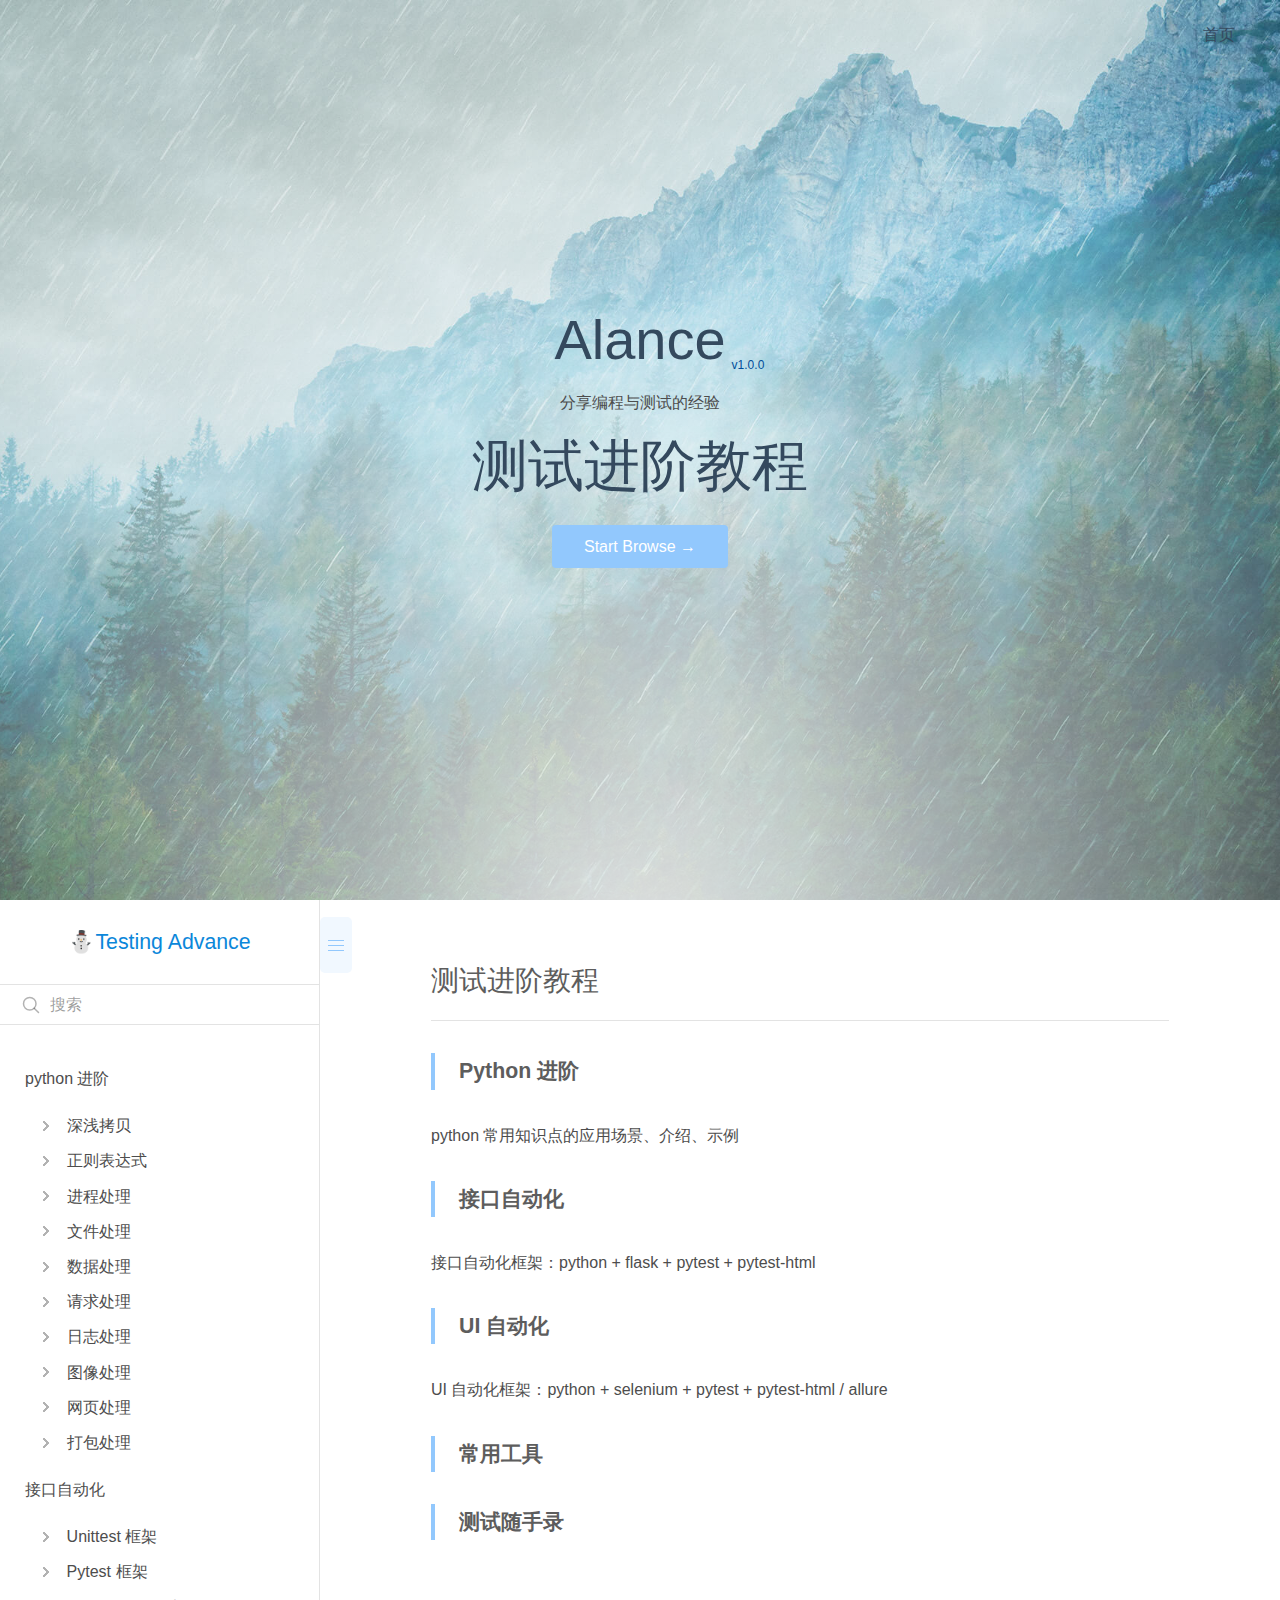
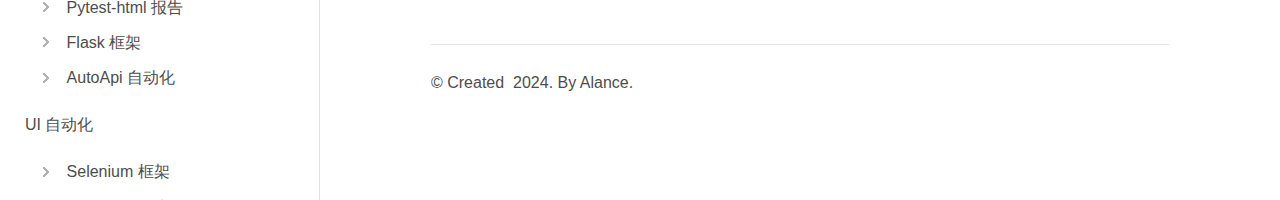
<file: index.html>
<!DOCTYPE html>
<html lang="en">

<head>
  <meta charset="UTF-8">
  <title>AutoTest</title>
  <link rel="icon" href="./_media/favlove.ico">
  <meta http-equiv="X-UA-Compatible" content="IE=edge,chrome=1" />
  <meta name="description" content="Alance DocShare">
  <meta name="viewport" content="width=device-width, initial-scale=1.0, minimum-scale=1.0">
  <!-- <link rel="stylesheet" href="//cdn.jsdelivr.net/npm/docsify@4/lib/themes/vue.css"> -->
  <!-- <link rel="stylesheet" href="./_plugins/vue.css"> -->
  <!-- <link rel="stylesheet" href="./_plugins/dark/style.min.css"> -->

  <link rel="stylesheet" href="./_plugins/theme-simple.css">
  <script src="./_plugins/docsify-themeable.min.js"></script>
  <link rel="stylesheet" href="./_plugins/style.css">

  <style>
  </style>

</head>

<body>
  <nav>
  </nav>
  <div id="app">loading...</div>

  <script>
    window.$docsify = {

      topMargin: 50, // default: 0
      name: '⛄Testing Advance',
      // 主题色
      //themeColor: "#34495e",

      // 自定义目录级别
      subMaxLevel: 3,
      // 加载侧边栏
      loadSidebar: true,

      // 导航栏
      loadNavbar: true,
      // 开启渲染封面
      coverpage: true,
      // 只在访问主页时加载封面
      onlyCover: false,

      // 自定义搜索
      search: {
        maxAge: 86400000, // 过期时间，单位毫秒，默认一天
        placeholder: 'Type to search',

        // 支持本地化
        placeholder: {
          '/docsify_en/': 'Type to search',
          '/': '搜索'
        },

        noData: 'No Results!',

        // 支持本地化
        noData: {
          '/docsify_en/': 'No Results',
          '/': '找不到结果'
        },

        // 搜索标题的最大层级, 1 - 6
        depth: 6,

        // 简约主题
        themeable: {
          readyTransition: true, // default
          responsiveTables: true // default
        }
      },

      plugins: [
        function (hook) {
          var footer = [
            '<hr/>',
            '<footer>',
            '<span><a href=""></a> &copy; Created&nbsp; 2024. </span>',
            '<span> By Alance</a>.</span>',
            '</footer>'
          ].join('');

          hook.afterEach(function (html) {
            return html + footer;
          });
        }
      ]
    }
  </script>

  <script src="./_plugins/docsify-copy-code.min.js"></script>
  <!-- <script src="//cdn.jsdelivr.net/npm/docsify-copy-code/dist/docsify-copy-code.min.js"></script> -->

  <!-- Docsify v4 -->
  <script src="./_plugins/docsify.min.js"></script>
  <!-- <script src="//cdn.jsdelivr.net/npm/docsify@4"></script> -->
  <script src="./_plugins/emoji.min.js"></script>
  <!-- <script src="//cdn.jsdelivr.net/npm/docsify/lib/plugins/emoji.min.js"></script> -->

  <!-- <link rel="stylesheet" href="//cdn.jsdelivr.net/npm/docsify/lib/themes/vue.css"> -->
  <!-- <link rel="stylesheet" href="//cdn.jsdelivr.net/npm/docsify/lib/themes/buble.css"> -->
  <!-- <link rel="stylesheet" href="//cdn.jsdelivr.net/npm/docsify/lib/themes/dark.css"> -->
  <!-- <link rel="stylesheet" href="//cdn.jsdelivr.net/npm/docsify/lib/themes/pure.css"> -->
  <!-- <link rel="stylesheet" href="//cdn.jsdelivr.net/npm/docsify/lib/themes/dolphin.css"> -->

  <!-- 搜索 -->
  <script src="./_plugins/search.min.js"></script>
  <script src="./_plugins/docsify-pagination.min.js"></script>
  <script src="./_plugins/zoom-image.min.js"></script>
  <!-- <script src="./_plugins/dark/index.min.js"></script> -->
</body>

</html>
</file>
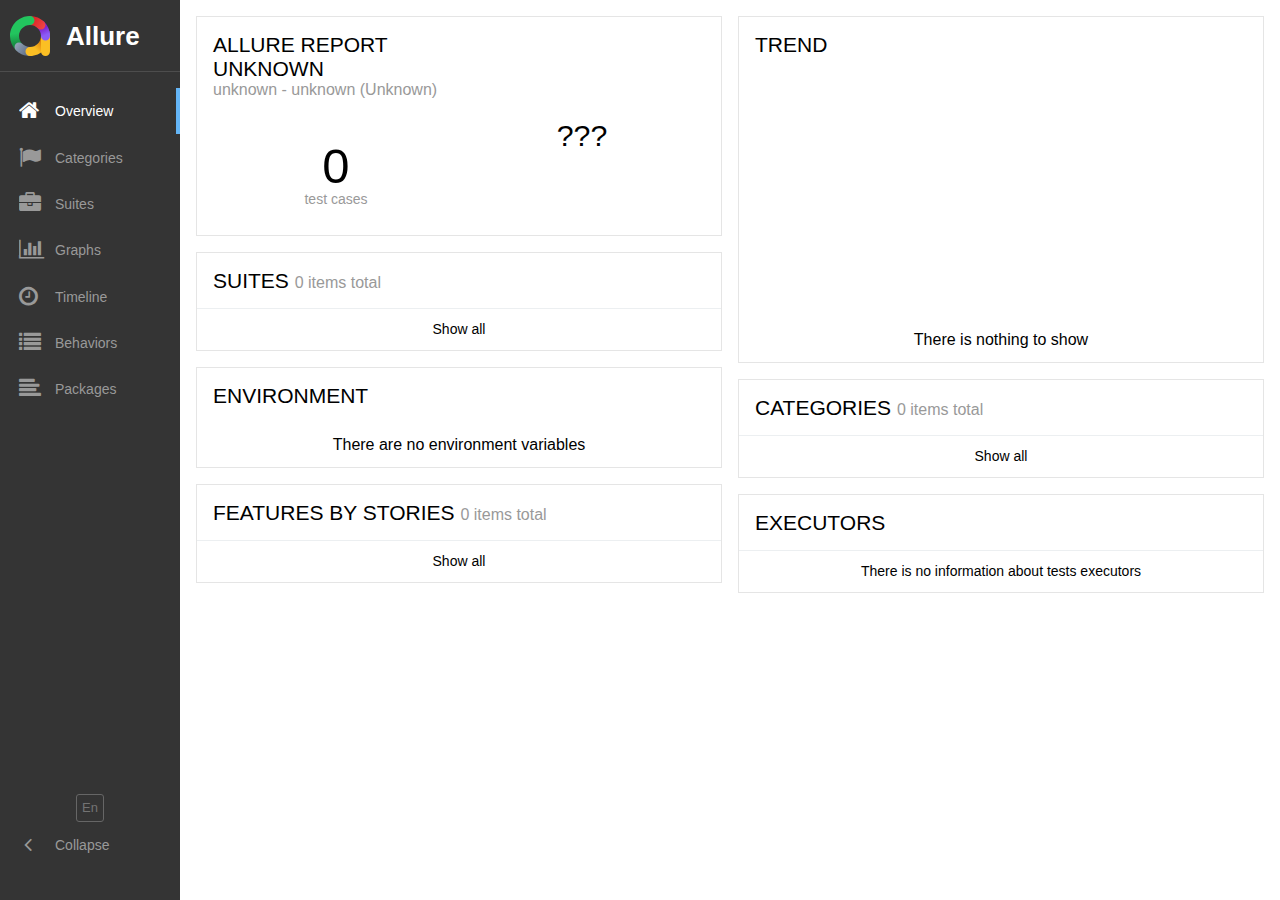
<file: allureReport/index.html>
<!DOCTYPE html>
<html dir="ltr" lang="en">
<head>
    <meta charset="utf-8">
    <title>Allure Report</title>
    <link rel="icon" href="favicon.ico">
    <link rel="stylesheet" type="text/css" href="styles.css">
    <link rel="stylesheet" type="text/css" href="plugin/screen-diff/styles.css">
</head>
<body>
    <div id="alert"></div>
    <div id="content">
        <span class="spinner">
            <span class="spinner__circle"></span>
        </span>
    </div>
    <div id="popup"></div>
    <script src="app.js"></script>
    <script src="plugin/behaviors/index.js"></script>
    <script src="plugin/packages/index.js"></script>
    <script src="plugin/screen-diff/index.js"></script>
    <script async src="https://www.googletagmanager.com/gtag/js?id=G-FVWC4GKEYS"></script>
    <script>
        window.dataLayer = window.dataLayer || [];
        function gtag(){dataLayer.push(arguments);}
        gtag('js', new Date());
        gtag('config', 'G-FVWC4GKEYS', {
          'allureVersion': 'dev',
          'reportUuid': '3ea1473b-f25b-4aa0-b10c-e8ae3fdbff51',
          'single_file': false
        });
    </script>
</body>
</html>
</file>
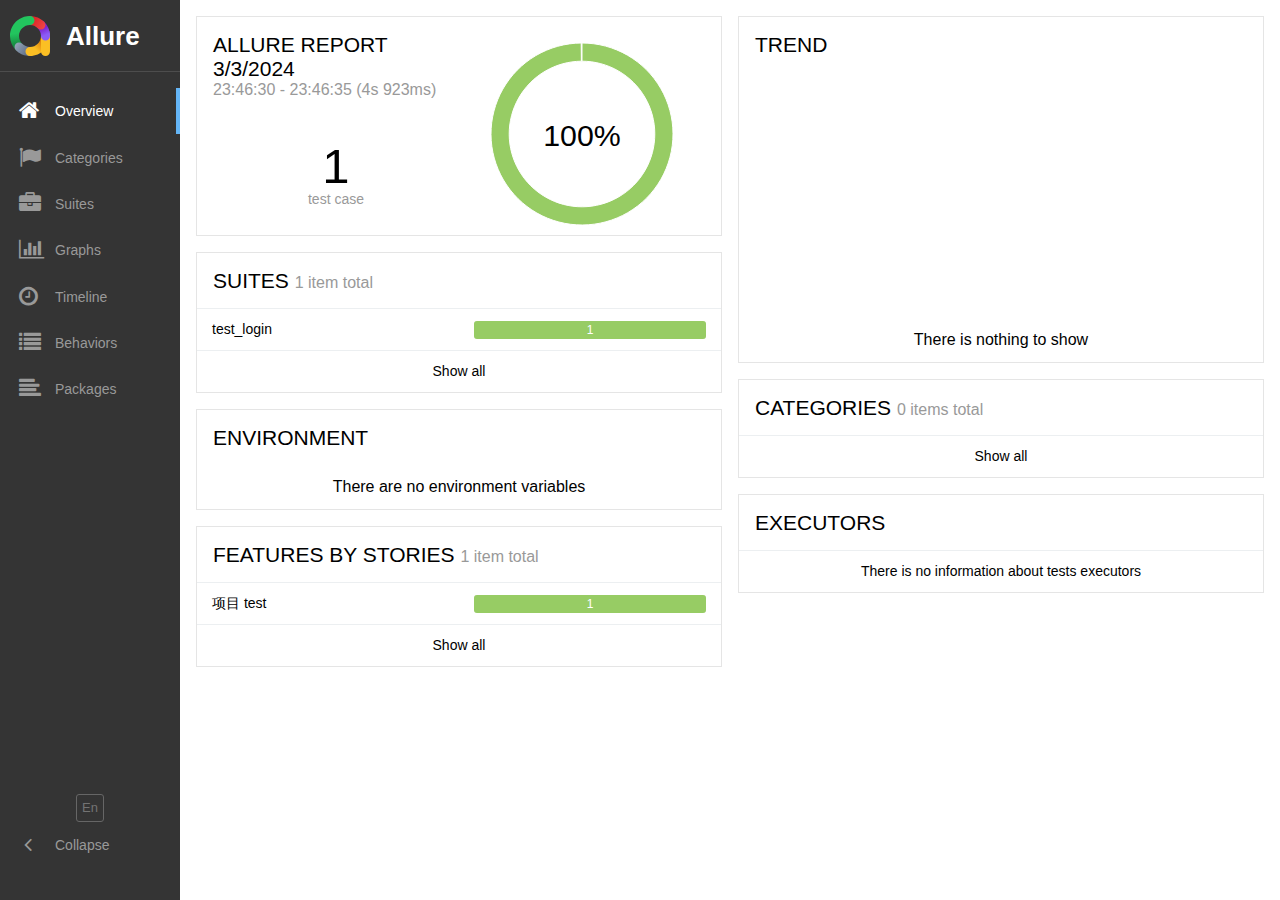
<file: _media/allureReport/index.html>
<!DOCTYPE html>
<html dir="ltr" lang="en">
<head>
    <meta charset="utf-8">
    <title>Allure Report</title>
    <link rel="icon" href="favicon.ico">
    <link rel="stylesheet" type="text/css" href="styles.css">
    <link rel="stylesheet" type="text/css" href="plugin/screen-diff/styles.css">
</head>
<body>
    <div id="alert"></div>
    <div id="content">
        <span class="spinner">
            <span class="spinner__circle"></span>
        </span>
    </div>
    <div id="popup"></div>
    <script src="app.js"></script>
    <script src="plugin/behaviors/index.js"></script>
    <script src="plugin/packages/index.js"></script>
    <script src="plugin/screen-diff/index.js"></script>
    <script async src="https://www.googletagmanager.com/gtag/js?id=G-FVWC4GKEYS"></script>
    <script>
        window.dataLayer = window.dataLayer || [];
        function gtag(){dataLayer.push(arguments);}
        gtag('js', new Date());
        gtag('config', 'G-FVWC4GKEYS', {
          'allureVersion': 'dev',
          'reportUuid': '6d182f3c-d7a5-471c-aa31-ed04f4d4c709',
          'single_file': false
        });
    </script>
</body>
</html>
</file>
<file: _plugins/theme-simple.css>
.github-corner {
    position: absolute;
    z-index: 40;
    top: 0;
    right: 0;
    border-bottom: 0;
    text-decoration: none
}

.github-corner svg {
    height: 70px;
    width: 70px;
    fill: var(--theme-color);
    color: var(--base-background-color)
}

.github-corner:hover .octo-arm {
    -webkit-animation: octocat-wave 560ms ease-in-out;
    animation: octocat-wave 560ms ease-in-out
}

@-webkit-keyframes octocat-wave {

    0%,
    100% {
        transform: rotate(0)
    }

    20%,
    60% {
        transform: rotate(-25deg)
    }

    40%,
    80% {
        transform: rotate(10deg)
    }
}

@keyframes octocat-wave {

    0%,
    100% {
        transform: rotate(0)
    }

    20%,
    60% {
        transform: rotate(-25deg)
    }

    40%,
    80% {
        transform: rotate(10deg)
    }
}

.progress {
    position: fixed;
    z-index: 2147483647;
    top: 0;
    left: 0;
    right: 0;
    height: 3px;
    width: 0;
    background-color: var(--theme-color);
    transition: width var(--duration-fast), opacity calc(var(--duration-fast)*2)
}

body.ready-transition:after,
body.ready-transition>*:not(.progress) {
    opacity: 0;
    transition: opacity var(--spinner-transition-duration)
}

body.ready-transition:after {
    content: "";
    position: absolute;
    z-index: 1000;
    top: calc(50% - var(--spinner-size)/2);
    left: calc(50% - var(--spinner-size)/2);
    height: var(--spinner-size);
    width: var(--spinner-size);
    border: var(--spinner-track-width, 0) solid var(--spinner-track-color);
    border-left-color: var(--theme-color);
    border-left-color: var(--theme-color);
    border-radius: 50%;
    -webkit-animation: spinner var(--duration-slow) infinite linear;
    animation: spinner var(--duration-slow) infinite linear
}

body.ready-transition.ready-spinner:after {
    opacity: 1
}

body.ready-transition.ready-fix:after {
    opacity: 0
}

body.ready-transition.ready-fix>*:not(.progress) {
    opacity: 1;
    transition-delay: var(--spinner-transition-duration)
}

@-webkit-keyframes spinner {
    0% {
        transform: rotate(0deg)
    }

    100% {
        transform: rotate(360deg)
    }
}

@keyframes spinner {
    0% {
        transform: rotate(0deg)
    }

    100% {
        transform: rotate(360deg)
    }
}

*,
*:before,
*:after {
    box-sizing: inherit;
    font-size: inherit;
    -webkit-overflow-scrolling: touch;
    -webkit-tap-highlight-color: rgba(0, 0, 0, 0);
    -webkit-text-size-adjust: none;
    -webkit-touch-callout: none
}

:root {
    box-sizing: border-box;
    background-color: var(--base-background-color);
    font-size: var(--base-font-size);
    font-weight: var(--base-font-weight);
    line-height: var(--base-line-height);
    letter-spacing: var(--base-letter-spacing);
    color: var(--base-color);
    -webkit-font-smoothing: antialiased;
    -moz-osx-font-smoothing: grayscale;
    font-smoothing: antialiased
}

html,
button,
input,
optgroup,
select,
textarea {
    font-family: var(--base-font-family)
}

button,
input,
optgroup,
select,
textarea {
    font-size: 100%;
    margin: 0
}

a {
    text-decoration: none;
    -webkit-text-decoration-skip: ink;
    text-decoration-skip-ink: auto
}

body {
    margin: 0
}

hr {
    height: 0;
    margin: 2em 0;
    border: none;
    border-bottom: var(--hr-border, 0)
}

img {
    max-width: 100%;
    border: 0
}

main {
    display: block
}

main.hidden {
    display: none
}

mark {
    background: var(--mark-background);
    color: var(--mark-color)
}

pre {
    font-family: var(--pre-font-family);
    font-size: var(--pre-font-size);
    font-weight: var(--pre-font-weight);
    line-height: var(--pre-line-height)
}

small {
    display: inline-block;
    font-size: var(--small-font-size)
}

strong {
    font-weight: var(--strong-font-weight);
    color: var(--strong-color, currentColor)
}

sub,
sup {
    font-size: var(--subsup-font-size);
    line-height: 0;
    position: relative;
    vertical-align: baseline
}

sub {
    bottom: -0.25em
}

sup {
    top: -0.5em
}

body:not([data-platform^=Mac]) * {
    scrollbar-color: hsla(var(--mono-hue), var(--mono-saturation), 50%, 0.3) hsla(var(--mono-hue), var(--mono-saturation), 50%, 0.1);
    scrollbar-width: thin
}

body:not([data-platform^=Mac]) * ::-webkit-scrollbar {
    width: 5px;
    height: 5px
}

body:not([data-platform^=Mac]) * ::-webkit-scrollbar-thumb {
    background: hsla(var(--mono-hue), var(--mono-saturation), 50%, 0.3)
}

body:not([data-platform^=Mac]) * ::-webkit-scrollbar-track {
    background: hsla(var(--mono-hue), var(--mono-saturation), 50%, 0.1)
}

::-moz-selection {
    background: var(--selection-color)
}

::selection {
    background: var(--selection-color)
}

.emoji {
    height: var(--emoji-size);
    vertical-align: middle
}

.task-list-item {
    list-style: none
}

.task-list-item input {
    margin-right: .5em;
    margin-left: 0;
    vertical-align: .075em
}

.markdown-section code[class*=lang-],
.markdown-section pre[data-lang] {
    font-family: var(--code-font-family);
    font-size: var(--code-font-size);
    font-weight: var(--code-font-weight);
    letter-spacing: normal;
    line-height: var(--code-block-line-height);
    -moz-tab-size: var(--code-tab-size);
    -o-tab-size: var(--code-tab-size);
    tab-size: var(--code-tab-size);
    text-align: left;
    white-space: pre;
    word-spacing: normal;
    word-wrap: normal;
    word-break: normal;
    -webkit-hyphens: none;
    hyphens: none
}

.markdown-section pre[data-lang] {
    position: relative;
    overflow: hidden;
    margin: var(--code-block-margin);
    padding: 0;
    border-radius: var(--code-block-border-radius)
}

.markdown-section pre[data-lang]::after {
    content: attr(data-lang);
    position: absolute;
    top: .75em;
    right: .75em;
    opacity: .6;
    color: inherit;
    font-size: var(--font-size-s);
    line-height: 1
}

.markdown-section pre[data-lang] code {
    display: block;
    overflow: auto;
    padding: var(--code-block-padding)
}

code[class*=lang-],
pre[data-lang] {
    color: var(--code-theme-text)
}

pre[data-lang]::-moz-selection,
pre[data-lang] ::-moz-selection,
code[class*=lang-]::-moz-selection,
code[class*=lang-] ::-moz-selection {
    background: var(--code-theme-selection, var(--selection-color))
}

pre[data-lang]::-moz-selection,
pre[data-lang] ::-moz-selection,
code[class*=lang-]::-moz-selection,
code[class*=lang-] ::-moz-selection {
    background: var(--code-theme-selection, var(--selection-color))
}

pre[data-lang]::selection,
pre[data-lang] ::selection,
code[class*=lang-]::selection,
code[class*=lang-] ::selection {
    background: var(--code-theme-selection, var(--selection-color))
}

:not(pre)>code[class*=lang-],
pre[data-lang] {
    background: var(--code-theme-background)
}

.namespace {
    opacity: .7
}

.token.comment,
.token.prolog,
.token.doctype,
.token.cdata {
    color: var(--code-theme-comment)
}

.token.punctuation {
    color: var(--code-theme-punctuation)
}

.token.property,
.token.tag,
.token.boolean,
.token.number,
.token.constant,
.token.symbol,
.token.deleted {
    color: var(--code-theme-tag)
}

.token.selector,
.token.attr-name,
.token.string,
.token.char,
.token.builtin,
.token.inserted {
    color: var(--code-theme-selector)
}

.token.operator,
.token.entity,
.token.url,
.language-css .token.string,
.style .token.string {
    color: var(--code-theme-operator)
}

.token.atrule,
.token.attr-value,
.token.keyword {
    color: var(--code-theme-keyword)
}

.token.function {
    color: var(--code-theme-function)
}

.token.regex,
.token.important,
.token.variable {
    color: var(--code-theme-variable)
}

.token.important,
.token.bold {
    font-weight: bold
}

.token.italic {
    font-style: italic
}

.token.entity {
    cursor: help
}

.markdown-section {
    position: relative;
    max-width: var(--content-max-width);
    margin: 0 auto;
    padding: 2rem 45px
}

.app-nav:not(:empty)~main .markdown-section {
    padding-top: 3.5rem
}

.markdown-section figure,
.markdown-section p,
.markdown-section ol,
.markdown-section ul {
    margin: 1em 0
}

.markdown-section ol,
.markdown-section ul {
    padding-left: 1.5rem
}

.markdown-section ol ol,
.markdown-section ol ul,
.markdown-section ul ol,
.markdown-section ul ul {
    margin-top: .15rem;
    margin-bottom: .15rem
}

.markdown-section a {
    border-bottom: var(--link-border-bottom);
    color: var(--link-color);
    -webkit-text-decoration: var(--link-text-decoration);
    text-decoration: var(--link-text-decoration);
    -webkit-text-decoration-color: var(--link-text-decoration-color);
    text-decoration-color: var(--link-text-decoration-color)
}

.markdown-section a:hover {
    border-bottom: var(--link-border-bottom--hover, var(--link-border-bottom, 0));
    color: var(--link-color--hover, var(--link-color));
    -webkit-text-decoration: var(--link-text-decoration--hover, var(--link-text-decoration));
    text-decoration: var(--link-text-decoration--hover, var(--link-text-decoration));
    -webkit-text-decoration-color: var(--link-text-decoration-color--hover, var(--link-text-decoration-color));
    text-decoration-color: var(--link-text-decoration-color--hover, var(--link-text-decoration-color))
}

.markdown-section a.anchor {
    border-bottom: 0;
    color: inherit;
    text-decoration: none
}

.markdown-section a.anchor:hover {
    text-decoration: underline
}

.markdown-section blockquote {
    overflow: visible;
    margin: 2em 0;
    padding: var(--blockquote-padding);
    border-width: var(--blockquote-border-width, 0);
    border-style: var(--blockquote-border-style);
    border-color: var(--blockquote-border-color);
    border-radius: var(--blockquote-border-radius);
    background: var(--blockquote-background);
    color: var(--blockquote-color);
    font-family: var(--blockquote-font-family);
    font-size: var(--blockquote-font-size);
    font-style: var(--blockquote-font-style);
    font-weight: var(--blockquote-font-weight);
    quotes: "“""”""‘""’"
}

.markdown-section blockquote em {
    font-family: var(--blockquote-em-font-family);
    font-size: var(--blockquote-em-font-size);
    font-style: var(--blockquote-em-font-style);
    font-weight: var(--blockquote-em-font-weight)
}

.markdown-section blockquote p:first-child {
    margin-top: 0
}

.markdown-section blockquote p:first-child:before,
.markdown-section blockquote p:first-child:after {
    color: var(--blockquote-quotes-color);
    font-family: var(--blockquote-quotes-font-family);
    font-size: var(--blockquote-quotes-font-size);
    line-height: 0
}

.markdown-section blockquote p:first-child:before {
    content: var(--blockquote-quotes-open);
    margin-right: .15em;
    vertical-align: -0.45em
}

.markdown-section blockquote p:first-child:after {
    content: var(--blockquote-quotes-close);
    margin-left: .15em;
    vertical-align: -0.55em
}

.markdown-section blockquote p:last-child {
    margin-bottom: 0
}

.markdown-section code {
    font-family: var(--code-font-family);
    font-size: var(--code-font-size);
    font-weight: var(--code-font-weight);
    line-height: inherit
}

.markdown-section code:not([class*=lang-]):not([class*=language-]) {
    margin: var(--code-inline-margin);
    padding: var(--code-inline-padding);
    border-radius: var(--code-inline-border-radius);
    background: var(--code-inline-background);
    color: var(--code-inline-color, currentColor);
    white-space: nowrap
}

.markdown-section h1:first-child,
.markdown-section h2:first-child,
.markdown-section h3:first-child,
.markdown-section h4:first-child,
.markdown-section h5:first-child,
.markdown-section h6:first-child {
    margin-top: 0
}

.markdown-section h1 a[data-id],
.markdown-section h2 a[data-id],
.markdown-section h3 a[data-id],
.markdown-section h4 a[data-id],
.markdown-section h5 a[data-id],
.markdown-section h6 a[data-id] {
    display: inline-block
}

.markdown-section h1 code,
.markdown-section h2 code,
.markdown-section h3 code,
.markdown-section h4 code,
.markdown-section h5 code,
.markdown-section h6 code {
    font-size: .875em
}

.markdown-section h1+h2,
.markdown-section h1+h3,
.markdown-section h1+h4,
.markdown-section h1+h5,
.markdown-section h1+h6,
.markdown-section h2+h3,
.markdown-section h2+h4,
.markdown-section h2+h5,
.markdown-section h2+h6,
.markdown-section h3+h4,
.markdown-section h3+h5,
.markdown-section h3+h6,
.markdown-section h4+h5,
.markdown-section h4+h6,
.markdown-section h5+h6 {
    margin-top: 1rem
}

.markdown-section h1 {
    margin: var(--heading-h1-margin, var(--heading-margin));
    padding: var(--heading-h1-padding, var(--heading-padding));
    border-width: var(--heading-h1-border-width, 0);
    border-style: var(--heading-h1-border-style);
    border-color: var(--heading-h1-border-color);
    font-family: var(--heading-h1-font-family, var(--heading-font-family));
    font-size: var(--heading-h1-font-size);
    font-weight: var(--heading-h1-font-weight, var(--heading-font-weight));
    line-height: var(--base-line-height);
    color: var(--heading-h1-color, var(--heading-color))
}

.markdown-section h2 {
    margin: var(--heading-h2-margin, var(--heading-margin));
    padding: var(--heading-h2-padding, var(--heading-padding));
    border-width: var(--heading-h2-border-width, 0);
    border-style: var(--heading-h2-border-style);
    border-color: var(--heading-h2-border-color);
    font-family: var(--heading-h2-font-family, var(--heading-font-family));
    font-size: var(--heading-h2-font-size);
    font-weight: var(--heading-h2-font-weight, var(--heading-font-weight));
    line-height: var(--base-line-height);
    color: var(--heading-h2-color, var(--heading-color))
}

.markdown-section h3 {
    margin: var(--heading-h3-margin, var(--heading-margin));
    padding: var(--heading-h3-padding, var(--heading-padding));
    border-width: var(--heading-h3-border-width, 0);
    border-style: var(--heading-h3-border-style);
    border-color: var(--heading-h3-border-color);
    font-family: var(--heading-h3-font-family, var(--heading-font-family));
    font-size: var(--heading-h3-font-size);
    font-weight: var(--heading-h3-font-weight, var(--heading-font-weight));
    color: var(--heading-h3-color, var(--heading-color))
}

.markdown-section h4 {
    margin: var(--heading-h4-margin, var(--heading-margin));
    padding: var(--heading-h4-padding, var(--heading-padding));
    border-width: var(--heading-h4-border-width, 0);
    border-style: var(--heading-h4-border-style);
    border-color: var(--heading-h4-border-color);
    font-family: var(--heading-h4-font-family, var(--heading-font-family));
    font-size: var(--heading-h4-font-size);
    font-weight: var(--heading-h4-font-weight, var(--heading-font-weight));
    color: var(--heading-h4-color, var(--heading-color))
}

.markdown-section h5 {
    margin: var(--heading-h5-margin, var(--heading-margin));
    padding: var(--heading-h5-padding, var(--heading-padding));
    border-width: var(--heading-h5-border-width, 0);
    border-style: var(--heading-h5-border-style);
    border-color: var(--heading-h5-border-color);
    font-family: var(--heading-h5-font-family, var(--heading-font-family));
    font-size: var(--heading-h5-font-size);
    font-weight: var(--heading-h5-font-weight, var(--heading-font-weight));
    color: var(--heading-h5-color, var(--heading-color))
}

.markdown-section h6 {
    margin: var(--heading-h6-margin, var(--heading-margin));
    padding: var(--heading-h6-padding, var(--heading-padding));
    border-width: var(--heading-h6-border-width, 0);
    border-style: var(--heading-h6-border-style);
    border-color: var(--heading-h6-border-color);
    font-family: var(--heading-h6-font-family, var(--heading-font-family));
    font-size: var(--heading-h6-font-size);
    font-weight: var(--heading-h6-font-weight, var(--heading-font-weight));
    color: var(--heading-h6-color, var(--heading-color))
}

.markdown-section iframe {
    margin: 1em 0
}

.markdown-section img {
    max-width: 100%
}

.markdown-section kbd {
    display: inline-block;
    min-width: var(--kbd-min-width);
    margin: var(--kbd-margin);
    padding: var(--kbd-padding);
    border: var(--kbd-border);
    border-radius: var(--kbd-border-radius);
    background: var(--kbd-background);
    font-family: inherit;
    font-size: var(--kbd-font-size);
    text-align: center;
    letter-spacing: 0;
    line-height: 1;
    color: var(--kbd-color)
}

.markdown-section kbd+kbd {
    margin-left: -0.15em
}

.markdown-section table {
    display: block;
    overflow: auto;
    margin: 1rem 0;
    border-spacing: 0;
    border-collapse: collapse
}

.markdown-section th,
.markdown-section td {
    padding: var(--table-cell-padding)
}

.markdown-section th:not([align]) {
    text-align: left
}

.markdown-section thead {
    border-color: var(--table-head-border-color);
    border-style: solid;
    border-width: var(--table-head-border-width, 0);
    background: var(--table-head-background)
}

.markdown-section th {
    font-weight: var(--table-head-font-weight);
    color: var(--strong-color)
}

.markdown-section td {
    border-color: var(--table-cell-border-color);
    border-style: solid;
    border-width: var(--table-cell-border-width, 0)
}

.markdown-section tbody {
    border-color: var(--table-body-border-color);
    border-style: solid;
    border-width: var(--table-body-border-width, 0)
}

.markdown-section tbody tr:nth-child(odd) {
    background: var(--table-row-odd-background)
}

.markdown-section tbody tr:nth-child(even) {
    background: var(--table-row-even-background)
}

.markdown-section>ul .task-list-item {
    margin-left: -1.25em
}

.markdown-section>ul .task-list-item .task-list-item {
    margin-left: 0
}

.markdown-section .table-wrapper {
    overflow-x: auto
}

.markdown-section .table-wrapper table {
    display: table;
    width: 100%
}

.markdown-section .table-wrapper td::before {
    display: none
}

@media(max-width: 30em) {

    .markdown-section .table-wrapper tbody,
    .markdown-section .table-wrapper tr,
    .markdown-section .table-wrapper td {
        display: block
    }

    .markdown-section .table-wrapper th,
    .markdown-section .table-wrapper td {
        border: none
    }

    .markdown-section .table-wrapper thead {
        display: none
    }

    .markdown-section .table-wrapper tr {
        border-color: var(--table-cell-border-color);
        border-style: solid;
        border-width: var(--table-cell-border-width, 0);
        padding: var(--table-cell-padding)
    }

    .markdown-section .table-wrapper tr:not(:last-child) {
        border-bottom: 0
    }

    .markdown-section .table-wrapper td {
        padding: .15em 0 .15em 8em
    }

    .markdown-section .table-wrapper td::before {
        display: inline-block;
        float: left;
        width: 8em;
        margin-left: -8em;
        font-weight: bold;
        text-align: left
    }
}

.markdown-section .tip,
.markdown-section .warn {
    position: relative;
    margin: 2em 0;
    padding: var(--notice-padding);
    border-width: var(--notice-border-width, 0);
    border-style: var(--notice-border-style);
    border-color: var(--notice-border-color);
    border-radius: var(--notice-border-radius);
    background: var(--notice-background);
    font-family: var(--notice-font-family);
    font-weight: var(--notice-font-weight);
    color: var(--notice-color)
}

.markdown-section .tip:before,
.markdown-section .warn:before {
    display: inline-block;
    position: var(--notice-before-position, relative);
    top: var(--notice-before-top);
    left: var(--notice-before-left);
    height: var(--notice-before-height);
    width: var(--notice-before-width);
    margin: var(--notice-before-margin);
    padding: var(--notice-before-padding);
    border-radius: var(--notice-before-border-radius);
    line-height: var(--notice-before-line-height);
    font-family: var(--notice-before-font-family);
    font-size: var(--notice-before-font-size);
    font-weight: var(--notice-before-font-weight);
    text-align: center
}

.markdown-section .tip {
    border-width: var(--notice-important-border-width, var(--notice-border-width, 0));
    border-style: var(--notice-important-border-style, var(--notice-border-style));
    border-color: var(--notice-important-border-color, var(--notice-border-color));
    background: var(--notice-important-background, var(--notice-background));
    color: var(--notice-important-color, var(--notice-color))
}

.markdown-section .tip:before {
    content: var(--notice-important-before-content, var(--notice-before-content));
    background: var(--notice-important-before-background, var(--notice-before-background));
    color: var(--notice-important-before-color, var(--notice-before-color))
}

.markdown-section .warn {
    border-width: var(--notice-tip-border-width, var(--notice-border-width, 0));
    border-style: var(--notice-tip-border-style, var(--notice-border-style));
    border-color: var(--notice-tip-border-color, var(--notice-border-color));
    background: var(--notice-tip-background, var(--notice-background));
    color: var(--notice-tip-color, var(--notice-color))
}

.markdown-section .warn:before {
    content: var(--notice-tip-before-content, var(--notice-before-content));
    background: var(--notice-tip-before-background, var(--notice-before-background));
    color: var(--notice-tip-before-color, var(--notice-before-color))
}

.cover {
    display: none;
    position: relative;
    z-index: 20;
    min-height: 100vh;
    flex-direction: column;
    align-items: center;
    justify-content: center;
    padding: calc(var(--cover-border-inset, 0px) + var(--cover-border-width, 0px));
    color: var(--cover-color);
    text-align: var(--cover-text-align)
}

@media screen and (-ms-high-contrast: active),
screen and (-ms-high-contrast: none) {
    .cover {
        height: 100vh
    }
}

.cover:before,
.cover:after {
    content: "";
    position: absolute
}

.cover:before {
    top: 0;
    bottom: 0;
    left: 0;
    right: 0;
    background-blend-mode: var(--cover-background-blend-mode);
    /* background-color: var(--cover-background-color); */
    background-image: var(--cover-background-image);
    background-position: var(--cover-background-position);
    background-repeat: var(--cover-background-repeat);
    background-size: var(--cover-background-size)
}

.cover:after {
    top: var(--cover-border-inset, 0);
    bottom: var(--cover-border-inset, 0);
    left: var(--cover-border-inset, 0);
    right: var(--cover-border-inset, 0);
    border-width: var(--cover-border-width, 0);
    border-style: solid;
    border-color: var(--cover-border-color)
}

.cover a {
    border-bottom: var(--cover-link-border-bottom);
    color: var(--cover-link-color);
    -webkit-text-decoration: var(--cover-link-text-decoration);
    text-decoration: var(--cover-link-text-decoration);
    -webkit-text-decoration-color: var(--cover-link-text-decoration-color);
    text-decoration-color: var(--cover-link-text-decoration-color)
}

.cover a:hover {
    border-bottom: var(--cover-link-border-bottom--hover, var(--cover-link-border-bottom));
    color: var(--cover-link-color--hover, var(--cover-link-color));
    -webkit-text-decoration: var(--cover-link-text-decoration--hover, var(--cover-link-text-decoration));
    text-decoration: var(--cover-link-text-decoration--hover, var(--cover-link-text-decoration));
    -webkit-text-decoration-color: var(--cover-link-text-decoration-color--hover, var(--cover-link-text-decoration-color));
    text-decoration-color: var(--cover-link-text-decoration-color--hover, var(--cover-link-text-decoration-color))
}

.cover h1 {
    color: var(--cover-heading-color);
    position: relative;
    margin: 0;
    font-size: var(--cover-heading-font-size);
    font-weight: var(--cover-heading-font-weight);
    line-height: 1.2
}

.cover h1 a,
.cover h1 a:hover {
    display: block;
    border-bottom: none;
    color: inherit;
    text-decoration: none
}

.cover h1 small {
    position: absolute;
    bottom: 0;
    margin-left: .5em
}

.cover h1 span {
    font-size: calc(var(--cover-heading-font-size-min)*1px)
}

@media(min-width: 26em) {
    .cover h1 span {
        font-size: calc(var(--cover-heading-font-size-min)*1px + (var(--cover-heading-font-size-max) - var(--cover-heading-font-size-min))*(100vw - 420px)/604)
    }
}

@media(min-width: 64em) {
    .cover h1 span {
        font-size: calc(var(--cover-heading-font-size-max)*1px)
    }
}

.cover blockquote {
    margin: 0;
    color: var(--cover-blockquote-color);
    font-size: var(--cover-blockquote-font-size)
}

.cover blockquote a {
    color: inherit
}

.cover ul {
    padding: 0;
    list-style-type: none
}

.cover .cover-main {
    position: relative;
    z-index: 1;
    max-width: var(--cover-max-width);
    margin: var(--cover-margin);
    padding: 0 45px
}

.cover .cover-main>p:last-child {
    margin: 1.25em -0.25em
}

.cover .cover-main>p:last-child a {
    display: block;
    margin: .375em .25em;
    padding: var(--cover-button-padding);
    border: var(--cover-button-border);
    border-radius: var(--cover-button-border-radius);
    box-shadow: var(--cover-button-box-shadow);
    background: var(--cover-button-background);
    text-align: center;
    -webkit-text-decoration: var(--cover-button-text-decoration);
    text-decoration: var(--cover-button-text-decoration);
    -webkit-text-decoration-color: var(--cover-button-text-decoration-color);
    text-decoration-color: var(--cover-button-text-decoration-color);
    color: var(--cover-button-color);
    white-space: nowrap;
    transition: var(--cover-button-transition)
}

.cover .cover-main>p:last-child a:hover {
    border: var(--cover-button-border--hover, var(--cover-button-border));
    box-shadow: var(--cover-button-box-shadow--hover, var(--cover-button-box-shadow));
    background: var(--cover-button-background--hover, var(--cover-button-background));
    -webkit-text-decoration: var(--cover-button-text-decoration--hover, var(--cover-button-text-decoration));
    text-decoration: var(--cover-button-text-decoration--hover, var(--cover-button-text-decoration));
    -webkit-text-decoration-color: var(--cover-button-text-decoration-color--hover, var(--cover-button-text-decoration-color));
    text-decoration-color: var(--cover-button-text-decoration-color--hover, var(--cover-button-text-decoration-color));
    color: var(--cover-button-color--hover, var(--cover-button-color))
}

.cover .cover-main>p:last-child a:first-child {
    border: var(--cover-button-primary-border, var(--cover-button-border));
    box-shadow: var(--cover-button-primary-box-shadow, var(--cover-button-box-shadow));
    background: var(--cover-button-primary-background, var(--cover-button-background));
    -webkit-text-decoration: var(--cover-button-primary-text-decoration, var(--cover-button-text-decoration));
    text-decoration: var(--cover-button-primary-text-decoration, var(--cover-button-text-decoration));
    -webkit-text-decoration-color: var(--cover-button-primary-text-decoration-color, var(--cover-button-text-decoration-color));
    text-decoration-color: var(--cover-button-primary-text-decoration-color, var(--cover-button-text-decoration-color));
    color: var(--cover-button-primary-color, var(--cover-button-color))
}

.cover .cover-main>p:last-child a:first-child:hover {
    border: var(--cover-button-primary-border--hover, var(--cover-button-border--hover, var(--cover-button-primary-border, var(--cover-button-border))));
    box-shadow: var(--cover-button-primary-box-shadow--hover, var(--cover-button-box-shadow--hover, var(--cover-button-primary-box-shadow, var(--cover-button-box-shadow))));
    background: var(--cover-button-primary-background--hover, var(--cover-button-background--hover, var(--cover-button-primary-background, var(--cover-button-background))));
    -webkit-text-decoration: var(--cover-button-primary-text-decoration--hover, var(--cover-button-text-decoration--hover, var(--cover-button-primary-text-decoration, var(--cover-button-text-decoration))));
    text-decoration: var(--cover-button-primary-text-decoration--hover, var(--cover-button-text-decoration--hover, var(--cover-button-primary-text-decoration, var(--cover-button-text-decoration))));
    -webkit-text-decoration-color: var(--cover-button-primary-text-decoration-color--hover, var(--cover-button-text-decoration-color--hover, var(--cover-button-primary-text-decoration-color, var(--cover-button-text-decoration-color))));
    text-decoration-color: var(--cover-button-primary-text-decoration-color--hover, var(--cover-button-text-decoration-color--hover, var(--cover-button-primary-text-decoration-color, var(--cover-button-text-decoration-color))));
    color: var(--cover-button-primary-color--hover, var(--cover-button-color--hover, var(--cover-button-primary-color, var(--cover-button-color))))
}

@media(min-width: 30.01em) {
    .cover .cover-main>p:last-child a {
        display: inline-block
    }
}

.cover .mask {
    visibility: var(--cover-background-mask-visibility, hidden);
    position: absolute;
    top: 0;
    bottom: 0;
    left: 0;
    right: 0;
    background-color: var(--cover-background-mask-color);
    opacity: var(--cover-background-mask-opacity)
}

.cover.has-mask .mask {
    visibility: visible
}

.cover.show {
    display: flex
}

.app-nav {
    position: absolute;
    z-index: 30;
    top: calc(35px - .5em*var(--base-line-height));
    left: 45px;
    right: 80px;
    text-align: right
}

.app-nav.no-badge {
    right: 45px
}

.app-nav li>img,
.app-nav li>a>img {
    margin-top: -0.25em;
    vertical-align: middle
}

.app-nav li>img:first-child,
.app-nav li>a>img:first-child {
    margin-right: .5em
}

.app-nav ul,
.app-nav li {
    margin: 0;
    padding: 0;
    list-style: none
}

.app-nav li {
    position: relative
}

.app-nav li a {
    display: block;
    line-height: 1;
    transition: var(--navbar-root-transition)
}

.app-nav>ul>li {
    display: inline-block;
    margin: var(--navbar-root-margin)
}

.app-nav>ul>li:first-child {
    margin-left: 0
}

.app-nav>ul>li:last-child {
    margin-right: 0
}

.app-nav>ul>li>a,
.app-nav>ul>li>span {
    padding: var(--navbar-root-padding);
    border-width: var(--navbar-root-border-width, 0);
    border-style: var(--navbar-root-border-style);
    border-color: var(--navbar-root-border-color);
    border-radius: var(--navbar-root-border-radius);
    background: var(--navbar-root-background);
    color: var(--navbar-root-color);
    -webkit-text-decoration: var(--navbar-root-text-decoration);
    text-decoration: var(--navbar-root-text-decoration);
    -webkit-text-decoration-color: var(--navbar-root-text-decoration-color);
    text-decoration-color: var(--navbar-root-text-decoration-color)
}

.app-nav>ul>li>a:hover,
.app-nav>ul>li>span:hover {
    background: var(--navbar-root-background--hover, var(--navbar-root-background));
    border-style: var(--navbar-root-border-style--hover, var(--navbar-root-border-style));
    border-color: var(--navbar-root-border-color--hover, var(--navbar-root-border-color));
    color: var(--navbar-root-color--hover, var(--navbar-root-color));
    -webkit-text-decoration: var(--navbar-root-text-decoration--hover, var(--navbar-root-text-decoration));
    text-decoration: var(--navbar-root-text-decoration--hover, var(--navbar-root-text-decoration));
    -webkit-text-decoration-color: var(--navbar-root-text-decoration-color--hover, var(--navbar-root-text-decoration-color));
    text-decoration-color: var(--navbar-root-text-decoration-color--hover, var(--navbar-root-text-decoration-color))
}

.app-nav>ul>li>a:not(:last-child),
.app-nav>ul>li>span:not(:last-child) {
    padding: var(--navbar-menu-root-padding, var(--navbar-root-padding));
    background: var(--navbar-menu-root-background, var(--navbar-root-background))
}

.app-nav>ul>li>a:not(:last-child):hover,
.app-nav>ul>li>span:not(:last-child):hover {
    background: var(--navbar-menu-root-background--hover, var(--navbar-menu-root-background, var(--navbar-root-background--hover, var(--navbar-root-background))))
}

.app-nav>ul>li>a.active {
    background: var(--navbar-root-background--active, var(--navbar-root-background));
    border-style: var(--navbar-root-border-style--active, var(--navbar-root-border-style));
    border-color: var(--navbar-root-border-color--active, var(--navbar-root-border-color));
    color: var(--navbar-root-color--active, var(--navbar-root-color));
    -webkit-text-decoration: var(--navbar-root-text-decoration--active, var(--navbar-root-text-decoration));
    text-decoration: var(--navbar-root-text-decoration--active, var(--navbar-root-text-decoration));
    -webkit-text-decoration-color: var(--navbar-root-text-decoration-color--active, var(--navbar-root-text-decoration-color));
    text-decoration-color: var(--navbar-root-text-decoration-color--active, var(--navbar-root-text-decoration-color))
}

.app-nav>ul>li>a.active:not(:last-child):hover {
    background: var(--navbar-menu-root-background--active, var(--navbar-menu-root-background, var(--navbar-root-background--active, var(--navbar-root-background))))
}

.app-nav>ul>li ul {
    visibility: hidden;
    position: absolute;
    top: 100%;
    right: 50%;
    overflow-y: auto;
    box-sizing: border-box;
    max-height: 50vh;
    padding: var(--navbar-menu-padding);
    border-width: var(--navbar-menu-border-width, 0);
    border-style: solid;
    border-color: var(--navbar-menu-border-color);
    border-radius: var(--navbar-menu-border-radius);
    background: var(--navbar-menu-background);
    box-shadow: var(--navbar-menu-box-shadow);
    text-align: left;
    white-space: nowrap;
    opacity: 0;
    transform: translate(50%, -0.35em);
    transition: var(--navbar-menu-transition)
}

.app-nav>ul>li ul li {
    white-space: nowrap
}

.app-nav>ul>li ul a {
    margin: var(--navbar-menu-link-margin);
    padding: var(--navbar-menu-link-padding);
    border-width: var(--navbar-menu-link-border-width, 0);
    border-style: var(--navbar-menu-link-border-style);
    border-color: var(--navbar-menu-link-border-color);
    border-radius: var(--navbar-menu-link-border-radius);
    background: var(--navbar-menu-link-background);
    color: var(--navbar-menu-link-color);
    -webkit-text-decoration: var(--navbar-menu-link-text-decoration);
    text-decoration: var(--navbar-menu-link-text-decoration);
    -webkit-text-decoration-color: var(--navbar-menu-link-text-decoration-color);
    text-decoration-color: var(--navbar-menu-link-text-decoration-color)
}

.app-nav>ul>li ul a:hover {
    background: var(--navbar-menu-link-background--hover, var(--navbar-menu-link-background));
    border-style: var(--navbar-menu-link-border-style--hover, var(--navbar-menu-link-border-style));
    border-color: var(--navbar-menu-link-border-color--hover, var(--navbar-menu-link-border-color));
    color: var(--navbar-menu-link-color--hover, var(--navbar-menu-link-color));
    -webkit-text-decoration: var(--navbar-menu-link-text-decoration--hover, var(--navbar-menu-link-text-decoration));
    text-decoration: var(--navbar-menu-link-text-decoration--hover, var(--navbar-menu-link-text-decoration));
    -webkit-text-decoration-color: var(--navbar-menu-link-text-decoration-color--hover, var(--navbar-menu-link-text-decoration-color));
    text-decoration-color: var(--navbar-menu-link-text-decoration-color--hover, var(--navbar-menu-link-text-decoration-color))
}

.app-nav>ul>li ul a.active {
    background: var(--navbar-menu-link-background--active, var(--navbar-menu-link-background));
    border-style: var(--navbar-menu-link-border-style--active, var(--navbar-menu-link-border-style));
    border-color: var(--navbar-menu-link-border-color--active, var(--navbar-menu-link-border-color));
    color: var(--navbar-menu-link-color--active, var(--navbar-menu-link-color));
    -webkit-text-decoration: var(--navbar-menu-link-text-decoration--active, var(--navbar-menu-link-text-decoration));
    text-decoration: var(--navbar-menu-link-text-decoration--active, var(--navbar-menu-link-text-decoration));
    -webkit-text-decoration-color: var(--navbar-menu-link-text-decoration-color--active, var(--navbar-menu-link-text-decoration-color));
    text-decoration-color: var(--navbar-menu-link-text-decoration-color--active, var(--navbar-menu-link-text-decoration-color))
}

.app-nav>ul>li:hover ul,
.app-nav>ul>li:focus ul,
.app-nav>ul>li.focus-within ul {
    visibility: visible;
    opacity: 1;
    transform: translate(50%, 0)
}

@media(min-width: 48em) {
    nav.app-nav {
        margin-left: var(--sidebar-width)
    }
}

main {
    position: relative;
    overflow-x: hidden;
    min-height: 100vh
}

.sidebar,
.sidebar-toggle,
.sidebar+.content {
    transition: all var(--sidebar-transition-duration) ease-out
}

@media(min-width: 48em) {
    .sidebar+.content {
        margin-left: var(--sidebar-width)
    }
}

.sidebar {
    display: flex;
    flex-direction: column;
    position: fixed;
    z-index: 10;
    top: 0;
    right: 100%;
    overflow-x: hidden;
    overflow-y: auto;
    height: 100vh;
    width: var(--sidebar-width);
    padding: var(--sidebar-padding);
    border-width: var(--sidebar-border-width);
    border-style: solid;
    border-color: var(--sidebar-border-color);
    background: var(--sidebar-background)
}

.sidebar>h1 {
    margin: 0;
    margin: var(--sidebar-name-margin);
    padding: var(--sidebar-name-padding);
    background: var(--sidebar-name-background);
    color: var(--sidebar-name-color);
    font-family: var(--sidebar-name-font-family);
    font-size: var(--sidebar-name-font-size);
    font-weight: var(--sidebar-name-font-weight);
    text-align: var(--sidebar-name-text-align)
}

.sidebar>h1 img {
    max-width: 100%
}

.sidebar>h1 .app-name-link {
    color: var(--sidebar-name-color)
}

body:not([data-platform^=Mac]) .sidebar::-webkit-scrollbar {
    width: 5px
}

body:not([data-platform^=Mac]) .sidebar::-webkit-scrollbar-thumb {
    border-radius: 50vw
}

@media(min-width: 48em) {
    .sidebar {
        position: absolute;
        transform: translateX(var(--sidebar-width))
    }
}

@media print {
    .sidebar {
        display: none
    }
}

.sidebar-nav,
.sidebar nav {
    order: 1;
    margin: var(--sidebar-nav-margin);
    padding: var(--sidebar-nav-padding);
    background: var(--sidebar-nav-background)
}

.sidebar-nav ul,
.sidebar nav ul {
    margin: 0;
    padding: 0;
    list-style: none
}

.sidebar-nav ul ul,
.sidebar nav ul ul {
    margin-left: var(--sidebar-nav-indent)
}

.sidebar-nav a,
.sidebar nav a {
    display: block;
    overflow: hidden;
    margin: var(--sidebar-nav-link-margin);
    padding: var(--sidebar-nav-link-padding);
    border-width: var(--sidebar-nav-link-border-width, 0);
    border-style: var(--sidebar-nav-link-border-style);
    border-color: var(--sidebar-nav-link-border-color);
    border-radius: var(--sidebar-nav-link-border-radius);
    background: var(--sidebar-nav-link-background);
    color: var(--sidebar-nav-link-color);
    font-weight: var(--sidebar-nav-link-font-weight);
    white-space: nowrap;
    -webkit-text-decoration: var(--sidebar-nav-link-text-decoration);
    text-decoration: var(--sidebar-nav-link-text-decoration);
    -webkit-text-decoration-color: var(--sidebar-nav-link-text-decoration-color);
    text-decoration-color: var(--sidebar-nav-link-text-decoration-color);
    text-overflow: ellipsis;
    transition: var(--sidebar-nav-link-transition)
}

.sidebar-nav a img,
.sidebar nav a img {
    margin-top: -0.25em;
    vertical-align: middle
}

.sidebar-nav a img:first-child,
.sidebar nav a img:first-child {
    margin-right: .5em
}

.sidebar-nav a:hover,
.sidebar nav a:hover {
    border-width: var(--sidebar-nav-link-border-width--hover, var(--sidebar-nav-link-border-width, 0));
    border-style: var(--sidebar-nav-link-border-style--hover, var(--sidebar-nav-link-border-style));
    border-color: var(--sidebar-nav-link-border-color--hover, var(--sidebar-nav-link-border-color));
    background: var(--sidebar-nav-link-background--hover, var(--sidebar-nav-link-background));
    color: var(--sidebar-nav-link-color--hover, var(--sidebar-nav-link-color));
    font-weight: var(--sidebar-nav-link-font-weight--hover, var(--sidebar-nav-link-font-weight));
    -webkit-text-decoration: var(--sidebar-nav-link-text-decoration--hover, var(--sidebar-nav-link-text-decoration));
    text-decoration: var(--sidebar-nav-link-text-decoration--hover, var(--sidebar-nav-link-text-decoration));
    -webkit-text-decoration-color: var(--sidebar-nav-link-text-decoration-color);
    text-decoration-color: var(--sidebar-nav-link-text-decoration-color)
}

.sidebar-nav ul>li>span,
.sidebar-nav ul>li>strong,
.sidebar nav ul>li>span,
.sidebar nav ul>li>strong {
    display: block;
    margin: var(--sidebar-nav-strong-margin);
    padding: var(--sidebar-nav-strong-padding);
    border-width: var(--sidebar-nav-strong-border-width, 0);
    border-style: solid;
    border-color: var(--sidebar-nav-strong-border-color);
    color: var(--sidebar-nav-strong-color);
    font-size: var(--sidebar-nav-strong-font-size);
    font-weight: var(--sidebar-nav-strong-font-weight);
    text-transform: var(--sidebar-nav-strong-text-transform)
}

.sidebar-nav ul>li>span+ul,
.sidebar-nav ul>li>strong+ul,
.sidebar nav ul>li>span+ul,
.sidebar nav ul>li>strong+ul {
    margin-left: 0
}

.sidebar-nav ul>li:first-child>span,
.sidebar-nav ul>li:first-child>strong,
.sidebar nav ul>li:first-child>span,
.sidebar nav ul>li:first-child>strong {
    margin-top: 0
}

.sidebar-nav::-webkit-scrollbar,
.sidebar nav::-webkit-scrollbar {
    width: 0
}

@supports(width: env(safe-area-inset)) {
    @media only screen and (orientation: landscape) {

        .sidebar-nav,
        .sidebar nav {
            margin-left: calc(env(safe-area-inset-left)/2)
        }
    }
}

.sidebar-nav li>a:before,
.sidebar-nav li>strong:before {
    display: inline-block
}

.sidebar-nav li>a {
    background-repeat: var(--sidebar-nav-pagelink-background-repeat);
    background-size: var(--sidebar-nav-pagelink-background-size)
}

.sidebar-nav li>a[href^="/"]:not([href*="?id="]),
.sidebar-nav li>a[href^="#/"]:not([href*="?id="]) {
    transition: var(--sidebar-nav-pagelink-transition)
}

.sidebar-nav li>a[href^="/"]:not([href*="?id="]),
.sidebar-nav li>a[href^="/"]:not([href*="?id="])~ul a,
.sidebar-nav li>a[href^="#/"]:not([href*="?id="]),
.sidebar-nav li>a[href^="#/"]:not([href*="?id="])~ul a {
    padding: var(--sidebar-nav-pagelink-padding, var(--sidebar-nav-link-padding))
}

.sidebar-nav li>a[href^="/"]:not([href*="?id="]):only-child,
.sidebar-nav li>a[href^="#/"]:not([href*="?id="]):only-child {
    background: var(--sidebar-nav-pagelink-background)
}

.sidebar-nav li>a[href^="/"]:not([href*="?id="]):not(:only-child),
.sidebar-nav li>a[href^="#/"]:not([href*="?id="]):not(:only-child) {
    background: var(--sidebar-nav-pagelink-background--loaded, var(--sidebar-nav-pagelink-background))
}

.sidebar-nav li.active>a,
.sidebar-nav li.collapse>a {
    border-width: var(--sidebar-nav-link-border-width--active, var(--sidebar-nav-link-border-width));
    border-style: var(--sidebar-nav-link-border-style--active, var(--sidebar-nav-link-border-style));
    border-color: var(--sidebar-nav-link-border-color--active, var(--sidebar-nav-link-border-color));
    background: var(--sidebar-nav-link-background--active, var(--sidebar-nav-link-background));
    color: var(--sidebar-nav-link-color--active, var(--sidebar-nav-link-color));
    font-weight: var(--sidebar-nav-link-font-weight--active, var(--sidebar-nav-link-font-weight));
    -webkit-text-decoration: var(--sidebar-nav-link-text-decoration--active, var(--sidebar-nav-link-text-decoration));
    text-decoration: var(--sidebar-nav-link-text-decoration--active, var(--sidebar-nav-link-text-decoration));
    -webkit-text-decoration-color: var(--sidebar-nav-link-text-decoration-color);
    text-decoration-color: var(--sidebar-nav-link-text-decoration-color)
}

.sidebar-nav li.active>a[href^="/"]:not([href*="?id="]):not(:only-child),
.sidebar-nav li.active>a[href^="#/"]:not([href*="?id="]):not(:only-child) {
    background: var(--sidebar-nav-pagelink-background--active, var(--sidebar-nav-pagelink-background--loaded, var(--sidebar-nav-pagelink-background)))
}

.sidebar-nav li.collapse>a[href^="/"]:not([href*="?id="]):not(:only-child),
.sidebar-nav li.collapse>a[href^="#/"]:not([href*="?id="]):not(:only-child) {
    background: var(--sidebar-nav-pagelink-background--collapse, var(--sidebar-nav-pagelink-background--loaded, var(--sidebar-nav-pagelink-background)))
}

.sidebar-nav li.collapse .app-sub-sidebar {
    display: none
}

.sidebar-nav>ul>li>a:before {
    content: var(--sidebar-nav-link-before-content-l1, var(--sidebar-nav-link-before-content));
    margin: var(--sidebar-nav-link-before-margin-l1, var(--sidebar-nav-link-before-margin));
    color: var(--sidebar-nav-link-before-color-l1, var(--sidebar-nav-link-before-color))
}

.sidebar-nav>ul>li.active>a:before {
    content: var(--sidebar-nav-link-before-content-l1--active, var(--sidebar-nav-link-before-content--active, var(--sidebar-nav-link-before-content-l1, var(--sidebar-nav-link-before-content))));
    color: var(--sidebar-nav-link-before-color-l1--active, var(--sidebar-nav-link-before-color--active, var(--sidebar-nav-link-before-color-l1, var(--sidebar-nav-link-before-color))))
}

.sidebar-nav>ul>li>ul>li>a:before {
    content: var(--sidebar-nav-link-before-content-l2, var(--sidebar-nav-link-before-content));
    margin: var(--sidebar-nav-link-before-margin-l2, var(--sidebar-nav-link-before-margin));
    color: var(--sidebar-nav-link-before-color-l2, var(--sidebar-nav-link-before-color))
}

.sidebar-nav>ul>li>ul>li.active>a:before {
    content: var(--sidebar-nav-link-before-content-l2--active, var(--sidebar-nav-link-before-content--active, var(--sidebar-nav-link-before-content-l2, var(--sidebar-nav-link-before-content))));
    color: var(--sidebar-nav-link-before-color-l2--active, var(--sidebar-nav-link-before-color--active, var(--sidebar-nav-link-before-color-l2, var(--sidebar-nav-link-before-color))))
}

.sidebar-nav>ul>li>ul>li>ul>li>a:before {
    content: var(--sidebar-nav-link-before-content-l3, var(--sidebar-nav-link-before-content));
    margin: var(--sidebar-nav-link-before-margin-l3, var(--sidebar-nav-link-before-margin));
    color: var(--sidebar-nav-link-before-color-l3, var(--sidebar-nav-link-before-color))
}

.sidebar-nav>ul>li>ul>li>ul>li.active>a:before {
    content: var(--sidebar-nav-link-before-content-l3--active, var(--sidebar-nav-link-before-content--active, var(--sidebar-nav-link-before-content-l3, var(--sidebar-nav-link-before-content))));
    color: var(--sidebar-nav-link-before-color-l3--active, var(--sidebar-nav-link-before-color--active, var(--sidebar-nav-link-before-color-l3, var(--sidebar-nav-link-before-color))))
}

.sidebar-nav>ul>li>ul>li>ul>li>ul>li>a:before {
    content: var(--sidebar-nav-link-before-content-l4, var(--sidebar-nav-link-before-content));
    margin: var(--sidebar-nav-link-before-margin-l4, var(--sidebar-nav-link-before-margin));
    color: var(--sidebar-nav-link-before-color-l4, var(--sidebar-nav-link-before-color))
}

.sidebar-nav>ul>li>ul>li>ul>li>ul>li.active>a:before {
    content: var(--sidebar-nav-link-before-content-l4--active, var(--sidebar-nav-link-before-content--active, var(--sidebar-nav-link-before-content-l4, var(--sidebar-nav-link-before-content))));
    color: var(--sidebar-nav-link-before-color-l4--active, var(--sidebar-nav-link-before-color--active, var(--sidebar-nav-link-before-color-l4, var(--sidebar-nav-link-before-color))))
}

.sidebar-nav>:last-child {
    margin-bottom: 2rem
}

.sidebar-toggle,
.sidebar-toggle-button {
    width: var(--sidebar-toggle-width);
    outline: none
}

.sidebar-toggle {
    position: fixed;
    z-index: 11;
    top: 0;
    bottom: 0;
    left: 0;
    max-width: 40px;
    margin: 0;
    padding: 0;
    border: 0;
    background: rgba(0, 0, 0, 0);
    -webkit-appearance: none;
    -moz-appearance: none;
    appearance: none;
    cursor: pointer
}

.sidebar-toggle .sidebar-toggle-button {
    position: absolute;
    top: var(--sidebar-toggle-offset-top);
    left: var(--sidebar-toggle-offset-left);
    height: var(--sidebar-toggle-height);
    border-radius: var(--sidebar-toggle-border-radius);
    border-width: var(--sidebar-toggle-border-width);
    border-style: var(--sidebar-toggle-border-style);
    border-color: var(--sidebar-toggle-border-color);
    background: var(--sidebar-toggle-background, transparent);
    color: var(--sidebar-toggle-icon-color)
}

.sidebar-toggle span {
    position: absolute;
    top: calc(50% - var(--sidebar-toggle-icon-stroke-width)/2);
    left: calc(50% - var(--sidebar-toggle-icon-width)/2);
    height: var(--sidebar-toggle-icon-stroke-width);
    width: var(--sidebar-toggle-icon-width);
    background-color: currentColor
}

.sidebar-toggle span:nth-child(1) {
    margin-top: calc(0px - var(--sidebar-toggle-icon-height)/2)
}

.sidebar-toggle span:nth-child(3) {
    margin-top: calc(var(--sidebar-toggle-icon-height)/2)
}

@media(min-width: 48em) {
    .sidebar-toggle {
        position: absolute;
        overflow: visible;
        top: var(--sidebar-toggle-offset-top);
        bottom: auto;
        left: 0;
        height: var(--sidebar-toggle-height);
        transform: translateX(var(--sidebar-width))
    }

    .sidebar-toggle .sidebar-toggle-button {
        top: 0
    }
}

@media print {
    .sidebar-toggle {
        display: none
    }
}

@media(max-width: 47.99em) {

    body.close .sidebar,
    body.close .sidebar-toggle,
    body.close .sidebar+.content {
        transform: translateX(var(--sidebar-width))
    }
}

@media(min-width: 48em) {
    body.close .sidebar+.content {
        transform: translateX(0)
    }
}

@media(max-width: 47.99em) {

    body.close nav.app-nav,
    body.close .github-corner {
        display: none
    }
}

@media(min-width: 48em) {

    body.close .sidebar,
    body.close .sidebar-toggle {
        transform: translateX(0)
    }
}

@media(min-width: 48em) {
    body.close nav.app-nav {
        margin-left: 0
    }
}

@media(max-width: 47.99em) {
    body.close .sidebar-toggle {
        width: 100%;
        max-width: none
    }

    body.close .sidebar-toggle span {
        margin-top: 0
    }

    body.close .sidebar-toggle span:nth-child(1) {
        transform: rotate(45deg)
    }

    body.close .sidebar-toggle span:nth-child(2) {
        display: none
    }

    body.close .sidebar-toggle span:nth-child(3) {
        transform: rotate(-45deg)
    }
}

@media(min-width: 48em) {
    body.close .sidebar+.content {
        margin-left: 0
    }
}

@media(min-width: 48em) {

    body.sticky .sidebar,
    body.sticky .sidebar-toggle {
        position: fixed
    }
}

body .docsify-copy-code-button,
body .docsify-copy-code-button:after {
    border-radius: var(--border-radius-m, 0);
    border-top-left-radius: 0;
    border-bottom-right-radius: 0;
    background: var(--copycode-background);
    color: var(--copycode-color)
}

body .docsify-copy-code-button span {
    border-radius: var(--border-radius-s, 0)
}

body .docsify-pagination-container {
    border-top: var(--pagination-border-top);
    color: var(--pagination-color)
}

body .pagination-item-label {
    font-size: var(--pagination-label-font-size)
}

body .pagination-item-label svg {
    color: var(--pagination-label-color);
    height: var(--pagination-chevron-height);
    stroke: var(--pagination-chevron-stroke);
    stroke-linecap: var(--pagination-chevron-stroke-linecap);
    stroke-linejoin: var(--pagination-chevron-stroke-linecap);
    stroke-width: var(--pagination-chevron-stroke-width)
}

body .pagination-item-title {
    color: var(--pagination-title-color);
    font-size: var(--pagination-title-font-size)
}

body .app-name.hide {
    display: block
}

body .sidebar {
    padding: var(--sidebar-padding)
}

.sidebar .search {
    margin: 0;
    padding: 0;
    border: 0
}

.sidebar .search input {
    padding: 0;
    line-height: 1;
    font-size: inherit
}

.sidebar .search .clear-button {
    width: auto
}

.sidebar .search .clear-button svg {
    transform: scale(1)
}

.sidebar .search .matching-post {
    border: none
}

.sidebar .search p {
    font-size: inherit
}

.sidebar .search {
    order: var(--search-flex-order);
    margin: var(--search-margin);
    padding: var(--search-padding);
    background: var(--search-background)
}

.sidebar .search a {
    color: inherit
}

.sidebar .search h2 {
    margin: var(--search-result-heading-margin);
    font-size: var(--search-result-heading-font-size);
    font-weight: var(--search-result-heading-font-weight);
    color: var(--search-result-heading-color)
}

.sidebar .search .input-wrap {
    align-items: stretch;
    margin: var(--search-input-margin);
    background-color: var(--search-input-background-color);
    border-width: var(--search-input-border-width, 0);
    border-style: solid;
    border-color: var(--search-input-border-color);
    border-radius: var(--search-input-border-radius)
}

.sidebar .search input[type=search] {
    min-width: 0;
    padding: var(--search-input-padding);
    border: none;
    background-color: rgba(0, 0, 0, 0);
    background-image: var(--search-input-background-image);
    background-position: var(--search-input-background-position);
    background-repeat: var(--search-input-background-repeat);
    background-size: var(--search-input-background-size);
    font-size: var(--search-input-font-size);
    color: var(--search-input-color);
    transition: var(--search-input-transition)
}

.sidebar .search input[type=search]::-ms-clear {
    display: none
}

.sidebar .search input[type=search]::-moz-placeholder {
    color: var(--search-input-placeholder-color, #808080)
}

.sidebar .search input[type=search]::placeholder {
    color: var(--search-input-placeholder-color, #808080)
}

.sidebar .search input[type=search]::-webkit-input-placeholder {
    line-height: normal
}

.sidebar .search input[type=search]:focus {
    background-color: var(--search-input-background-color--focus, var(--search-input-background-color));
    background-image: var(--search-input-background-image--focus, var(--search-input-background-image));
    background-position: var(--search-input-background-position--focus, var(--search-input-background-position));
    background-size: var(--search-input-background-size--focus, var(--search-input-background-size))
}

@supports(width: env(safe-area-inset)) {
    @media only screen and (orientation: landscape) {
        .sidebar .search input[type=search] {
            margin-left: calc(env(safe-area-inset-left)/2)
        }
    }
}

.sidebar .search p {
    overflow: hidden;
    text-overflow: ellipsis;
    -webkit-box-orient: vertical;
    -webkit-line-clamp: 2
}

.sidebar .search p:empty {
    text-align: center
}

.sidebar .search .clear-button {
    margin: 0;
    padding: 0 10px;
    border: none;
    line-height: 1;
    background: rgba(0, 0, 0, 0);
    cursor: pointer
}

.sidebar .search .clear-button svg circle {
    fill: var(--search-clear-icon-color1, #808080)
}

.sidebar .search .clear-button svg path {
    stroke: var(--search-clear-icon-color2, #fff)
}

.sidebar .search.show~*:not(h1) {
    display: none
}

.sidebar .search .results-panel {
    display: none;
    color: var(--search-result-item-color);
    font-size: var(--search-result-item-font-size);
    font-weight: var(--search-result-item-font-weight)
}

.sidebar .search .results-panel.show {
    display: block
}

.sidebar .search .matching-post {
    margin: var(--search-result-item-margin);
    padding: var(--search-result-item-padding)
}

.sidebar .search .matching-post,
.sidebar .search .matching-post:last-child {
    border-width: var(--search-result-item-border-width, 0) !important;
    border-style: var(--search-result-item-border-style);
    border-color: var(--search-result-item-border-color)
}

.sidebar .search .matching-post p {
    margin: 0
}

.sidebar .search .search-keyword {
    margin: var(--search-result-keyword-margin);
    padding: var(--search-result-keyword-padding);
    border-radius: var(--search-result-keyword-border-radius);
    background-color: var(--search-result-keyword-background);
    color: var(--search-result-keyword-color, currentColor);
    font-style: normal;
    font-weight: var(--search-result-keyword-font-weight)
}

.medium-zoom-overlay,
.medium-zoom-image--open,
.medium-zoom-image--opened {
    z-index: 2147483646 !important
}

.medium-zoom-overlay {
    background: var(--zoomimage-overlay-background) !important
}

:root {
    --mono-hue: 113;
    --mono-saturation: 0%;
    --mono-shade3: hsl(var(--mono-hue), var(--mono-saturation), 20%);
    --mono-shade2: hsl(var(--mono-hue), var(--mono-saturation), 30%);
    --mono-shade1: hsl(var(--mono-hue), var(--mono-saturation), 40%);
    --mono-base: hsl(var(--mono-hue), var(--mono-saturation), 50%);
    --mono-tint1: hsl(var(--mono-hue), var(--mono-saturation), 70%);
    --mono-tint2: hsl(var(--mono-hue), var(--mono-saturation), 89%);
    --mono-tint3: hsl(var(--mono-hue), var(--mono-saturation), 97%);
    --theme-hue: 204;
    --theme-saturation: 90%;
    --theme-lightness: 45%;
    --theme-color: hsl(var(--theme-hue), var(--theme-saturation), var(--theme-lightness));
    --modular-scale: 1.333;
    --modular-scale--2: calc(var(--modular-scale--1) / var(--modular-scale));
    --modular-scale--1: calc(var(--modular-scale-1) / var(--modular-scale));
    --modular-scale-1: 1rem;
    --modular-scale-2: calc(var(--modular-scale-1) * var(--modular-scale));
    --modular-scale-3: calc(var(--modular-scale-2) * var(--modular-scale));
    --modular-scale-4: calc(var(--modular-scale-3) * var(--modular-scale));
    --modular-scale-5: calc(var(--modular-scale-4) * var(--modular-scale));
    --font-size-xxxl: var(--modular-scale-5);
    --font-size-xxl: var(--modular-scale-4);
    --font-size-xl: var(--modular-scale-3);
    --font-size-l: var(--modular-scale-2);
    --font-size-m: var(--modular-scale-1);
    --font-size-s: var(--modular-scale--1);
    --font-size-xs: var(--modular-scale--2);
    --duration-slow: 1s;
    --duration-medium: 0.5s;
    --duration-fast: 0.25s;
    --spinner-size: 60px;
    --spinner-track-width: 4px;
    --spinner-track-color: rgba(0, 0, 0, 0.15);
    --spinner-transition-duration: var(--duration-medium)
}

:root {
    --base-background-color: #fff;
    --base-color: var(--mono-shade2);
    --base-font-family: -apple-system, BlinkMacSystemFont, "Segoe UI", Helvetica, Arial, sans-serif, "Apple Color Emoji", "Segoe UI Emoji", "Segoe UI Symbol";
    --base-font-size: 16px;
    --base-font-weight: normal;
    --base-line-height: 1.7;
    --emoji-size: calc(var(--base-line-height) * 1em);
    --hr-border: 1px solid var(--mono-tint2);
    --mark-background: #ffecb3;
    --pre-font-family: var(--code-font-family);
    --pre-font-size: var(--code-font-size);
    --pre-font-weight: normal;
    --selection-color: #b4d5fe;
    --small-font-size: var(--font-size-s);
    --strong-color: var(--heading-color);
    --strong-font-weight: 600;
    --subsup-font-size: var(--font-size-s)
}

:root {
    --content-max-width: 55em;
    --blockquote-background: var(--mono-tint3);
    --blockquote-border-style: solid;
    --blockquote-border-radius: var(--border-radius-m);
    --blockquote-em-font-weight: normal;
    --blockquote-font-weight: normal;
    --blockquote-padding: 1.5em;
    --code-font-family: Inconsolata, Consolas, Menlo, Monaco, "Andale Mono WT", "Andale Mono", "Lucida Console", "DejaVu Sans Mono", "Bitstream Vera Sans Mono", "Courier New", Courier, monospace;
    --code-font-size: calc(var(--font-size-m) * 0.95);
    --code-font-weight: normal;
    --code-tab-size: 4;
    --code-block-border-radius: var(--border-radius-m);
    --code-block-line-height: var(--base-line-height);
    --code-block-margin: 1em 0;
    --code-block-padding: 1.75em 1.5em 1.5em 1.5em;
    --code-inline-background: var(--code-theme-background);
    --code-inline-border-radius: var(--border-radius-s);
    --code-inline-color: var(--code-theme-text);
    --code-inline-margin: 0 0.15em;
    --code-inline-padding: 0.125em 0.4em;
    --code-theme-background: var(--mono-tint3);
    --heading-color: var(--mono-shade3);
    --heading-margin: 2.5rem 0 0;
    --heading-h1-border-style: solid;
    --heading-h1-font-size: var(--font-size-xxl);
    --heading-h2-border-style: solid;
    --heading-h2-font-size: var(--font-size-xl);
    --heading-h3-border-style: solid;
    --heading-h3-font-size: var(--font-size-l);
    --heading-h4-border-style: solid;
    --heading-h4-font-size: var(--font-size-m);
    --heading-h5-border-style: solid;
    --heading-h5-font-size: var(--font-size-s);
    --heading-h6-border-style: solid;
    --heading-h6-font-size: var(--font-size-xs);
    --kbd-background: var(--mono-tint3);
    --kbd-border-radius: var(--border-radius-m);
    --kbd-margin: 0 0.3em;
    --kbd-min-width: 2.5em;
    --kbd-padding: 0.65em 0.5em;
    --link-text-decoration: underline;
    --notice-background: var(--mono-tint3);
    --notice-border-radius: var(--border-radius-m);
    --notice-border-style: solid;
    --notice-font-weight: normal;
    --notice-padding: 1em 1.5em;
    --notice-before-font-weight: normal;
    --table-cell-padding: 0.75em 0.5em;
    --table-head-border-color: var(--table-cell-border-color);
    --table-head-font-weight: var(--strong-font-weight);
    --table-row-odd-background: var(--mono-tint3)
}

:root {
    --cover-margin: 0 auto;
    --cover-max-width: 40em;
    --cover-text-align: center;
    --cover-background-color: var(--base-background-color);
    --cover-background-mask-color: var(--base-background-color);
    --cover-background-mask-opacity: 0.8;
    --cover-background-position: center center;
    --cover-background-repeat: no-repeat;
    --cover-background-size: cover;
    --cover-blockquote-font-size: var(--font-size-l);
    --cover-border-color: var(--theme-color);
    --cover-button-border: 1px solid var(--theme-color);
    --cover-button-border-radius: var(--border-radius-m);
    --cover-button-color: var(--theme-color);
    --cover-button-padding: 0.5em 2rem;
    --cover-button-text-decoration: none;
    --cover-button-transition: all var(--duration-fast) ease-in-out;
    --cover-button-primary-background: var(--theme-color);
    --cover-button-primary-border: 1px solid var(--theme-color);
    --cover-button-primary-color: #fff;
    --cover-heading-color: var(--theme-color);
    --cover-heading-font-size: var(--font-size-xxl);
    --cover-heading-font-weight: normal;
    --cover-link-text-decoration: underline
}

:root {
    --navbar-root-border-style: solid;
    --navbar-root-margin: 0 0 0 1.5em;
    --navbar-root-transition: all var(--duration-fast);
    --navbar-menu-background: var(--base-background-color);
    --navbar-menu-border-radius: var(--border-radius-m);
    --navbar-menu-box-shadow: rgba(45, 45, 45, 0.05) 0px 0px 1px, rgba(49, 49, 49, 0.05) 0px 1px 2px, rgba(42, 42, 42, 0.05) 0px 2px 4px, rgba(32, 32, 32, 0.05) 0px 4px 8px, rgba(49, 49, 49, 0.05) 0px 8px 16px, rgba(35, 35, 35, 0.05) 0px 16px 32px;
    --navbar-menu-padding: 0.5em;
    --navbar-menu-transition: all var(--duration-fast);
    --navbar-menu-link-border-style: solid;
    --navbar-menu-link-margin: 0.75em 0.5em;
    --navbar-menu-link-padding: 0.2em 0
}

:root {
    --copycode-background: #808080;
    --copycode-color: #fff
}

:root {
    --docsifytabs-border-color: var(--mono-tint2);
    --docsifytabs-border-radius-px: var(--border-radius-s);
    --docsifytabs-tab-background: var(--mono-tint3);
    --docsifytabs-tab-color: var(--mono-tint1)
}

:root {
    --pagination-border-top: 1px solid var(--mono-tint2);
    --pagination-chevron-height: 0.8em;
    --pagination-chevron-stroke: currentColor;
    --pagination-chevron-stroke-linecap: round;
    --pagination-chevron-stroke-width: 1px;
    --pagination-label-font-size: var(--font-size-s);
    --pagination-title-font-size: var(--font-size-l)
}

:root {
    --search-margin: 1.5rem 0 0;
    --search-input-background-repeat: no-repeat;
    --search-input-border-color: var(--mono-tint1);
    --search-input-border-width: 1px;
    --search-input-padding: 0.5em;
    --search-flex-order: 1;
    --search-result-heading-color: var(--heading-color);
    --search-result-heading-font-size: var(--base-font-size);
    --search-result-heading-font-weight: normal;
    --search-result-heading-margin: 0 0 0.25em;
    --search-result-item-border-color: var(--mono-tint2);
    --search-result-item-border-style: solid;
    --search-result-item-border-width: 0 0 1px 0;
    --search-result-item-font-weight: normal;
    --search-result-item-padding: 1em 0;
    --search-result-keyword-background: var(--mark-background);
    --search-result-keyword-border-radius: var(--border-radius-s);
    --search-result-keyword-color: var(--mark-color);
    --search-result-keyword-font-weight: normal;
    --search-result-keyword-margin: 0 0.1em;
    --search-result-keyword-padding: 0.2em 0
}

:root {
    --zoomimage-overlay-background: rgba(0, 0, 0, 0.875)
}

:root {
    --sidebar-background: var(--base-background-color);
    --sidebar-border-width: 0;
    --sidebar-padding: 0 25px;
    --sidebar-transition-duration: var(--duration-fast);
    --sidebar-width: 17rem;
    --sidebar-name-font-size: var(--font-size-l);
    --sidebar-name-font-weight: normal;
    --sidebar-name-margin: 1.5rem 0 0;
    --sidebar-name-text-align: center;
    --sidebar-nav-strong-border-color: var(--sidebar-border-color);
    --sidebar-nav-strong-color: var(--heading-color);
    --sidebar-nav-strong-font-weight: var(--strong-font-weight);
    --sidebar-nav-strong-margin: 1.5em 0 0.5em;
    --sidebar-nav-strong-padding: 0.25em 0;
    --sidebar-nav-indent: 1em;
    --sidebar-nav-margin: 1.5rem 0 0;
    --sidebar-nav-link-border-style: solid;
    --sidebar-nav-link-border-width: 0;
    --sidebar-nav-link-color: var(--base-color);
    --sidebar-nav-link-font-weight: normal;
    --sidebar-nav-link-padding: 0.25em 0;
    --sidebar-nav-link-text-decoration--active: underline;
    --sidebar-nav-link-text-decoration--hover: underline;
    --sidebar-nav-link-before-margin: 0 0.35em 0 0;
    --sidebar-nav-pagelink-transition: var(--sidebar-nav-link-transition);
    --sidebar-toggle-border-radius: var(--border-radius-s);
    --sidebar-toggle-border-style: solid;
    --sidebar-toggle-border-width: 0;
    --sidebar-toggle-height: 36px;
    --sidebar-toggle-icon-color: var(--base-color);
    --sidebar-toggle-icon-height: 10px;
    --sidebar-toggle-icon-stroke-width: 1px;
    --sidebar-toggle-icon-width: 16px;
    --sidebar-toggle-offset-left: 0;
    --sidebar-toggle-offset-top: calc(35px - (var(--sidebar-toggle-height) / 2));
    --sidebar-toggle-width: 44px
}

:root {
    --code-theme-background: #f3f3f3;
    --code-theme-comment: #6e8090;
    --code-theme-function: #dd4a68;
    --code-theme-keyword: #07a;
    --code-theme-operator: #a67f59;
    --code-theme-punctuation: #999;
    --code-theme-selector: #690;
    --code-theme-tag: #905;
    --code-theme-text: #333;
    --code-theme-variable: #e90
}

:root {
    --border-radius-s: 2px;
    --border-radius-m: 4px;
    --border-radius-l: 8px;
    --strong-font-weight: 600;
    --blockquote-border-color: var(--theme-color);
    --blockquote-border-radius: 0 var(--border-radius-m) var(--border-radius-m) 0;
    --blockquote-border-width: 0 0 0 4px;
    --code-inline-background: var(--mono-tint2);
    --code-theme-background: var(--mono-tint3);
    --heading-font-weight: var(--strong-font-weight);
    --heading-h1-font-weight: 400;
    --heading-h2-font-weight: 400;
    --heading-h2-border-color: var(--mono-tint2);
    --heading-h2-border-width: 0 0 1px 0;
    --heading-h2-margin: 2.5rem 0 1.5rem;
    --heading-h2-padding: 0 0 1rem 0;
    --kbd-border: 1px solid var(--mono-tint2);
    --notice-border-radius: 0 var(--border-radius-m) var(--border-radius-m) 0;
    --notice-border-width: 0 0 0 4px;
    --notice-padding: 1em 1.5em 1em 3em;
    --notice-before-border-radius: 100%;
    --notice-before-font-weight: bold;
    --notice-before-height: 1.5em;
    --notice-before-left: 0.75em;
    --notice-before-line-height: 1.5;
    --notice-before-margin: 0 0.25em 0 0;
    --notice-before-position: absolute;
    --notice-before-width: var(--notice-before-height);
    --notice-important-background: hsl(340, 60%, 96%);
    --notice-important-border-color: hsl(340, 90%, 45%);
    --notice-important-before-background: var(--notice-important-border-color) url("data:image/svg+xml,%3Csvg xmlns='http://www.w3.org/2000/svg' viewBox='0 0 16 16' fill='%23fff'%3E%3Cpath d='M10 14C10 15.1 9.1 16 8 16 6.9 16 6 15.1 6 14 6 12.9 6.9 12 8 12 9.1 12 10 12.9 10 14Z'/%3E%3Cpath d='M10 1.6C10 1.2 9.8 0.9 9.6 0.7 9.2 0.3 8.6 0 8 0 7.4 0 6.8 0.2 6.5 0.6 6.2 0.9 6 1.2 6 1.6 6 1.7 6 1.8 6 1.9L6.8 9.6C6.9 9.9 7 10.1 7.2 10.2 7.4 10.4 7.7 10.5 8 10.5 8.3 10.5 8.6 10.4 8.8 10.3 9 10.1 9.1 9.9 9.2 9.6L10 1.9C10 1.8 10 1.7 10 1.6Z'/%3E%3C/svg%3E") center / 0.875em no-repeat;
    --notice-important-before-color: #fff;
    --notice-important-before-content: "";
    --notice-tip-background: hsl(204, 60%, 96%);
    --notice-tip-border-color: hsl(204, 90%, 45%);
    --notice-tip-before-background: var(--notice-tip-border-color) url("data:image/svg+xml,%3Csvg xmlns='http://www.w3.org/2000/svg' viewBox='0 0 16 16' fill='%23fff'%3E%3Cpath d='M9.1 0C10.2 0 10.7 0.7 10.7 1.6 10.7 2.6 9.8 3.6 8.6 3.6 7.6 3.6 7 3 7 2 7 1.1 7.7 0 9.1 0Z'/%3E%3Cpath d='M5.8 16C5 16 4.4 15.5 5 13.2L5.9 9.1C6.1 8.5 6.1 8.2 5.9 8.2 5.7 8.2 4.6 8.6 3.9 9.1L3.5 8.4C5.6 6.6 7.9 5.6 8.9 5.6 9.8 5.6 9.9 6.6 9.5 8.2L8.4 12.5C8.2 13.2 8.3 13.5 8.5 13.5 8.7 13.5 9.6 13.2 10.4 12.5L10.9 13.2C8.9 15.2 6.7 16 5.8 16Z'/%3E%3C/svg%3E") center / 0.875em no-repeat;
    --notice-tip-before-color: #fff;
    --notice-tip-before-content: "";
    --table-cell-border-color: var(--mono-tint2);
    --table-cell-border-width: 1px 0;
    --cover-background-color: hsl(var(--theme-hue), 25%, 60%);
    --cover-background-image: radial-gradient(ellipse at center 115%, rgba(255, 255, 255, 0.9), transparent);
    --cover-blockquote-color: var(--strong-color);
    --cover-heading-color: #fff;
    --cover-heading-font-size-max: 56;
    --cover-heading-font-size-min: 34;
    --cover-heading-font-weight: 200;
    --navbar-root-color--active: var(--theme-color);
    --navbar-menu-border-radius: var(--border-radius-m);
    --navbar-menu-root-background: url("data:image/svg+xml,%3Csvg xmlns='http://www.w3.org/2000/svg' width='9.6' height='6' viewBox='0 0 9.6 6'%3E%3Cpath d='M1.5 1.5l3.3 3 3.3-3' stroke-width='1.5' stroke='rgb%28179, 179, 179%29' fill='none' stroke-linecap='square' stroke-linejoin='miter' vector-effect='non-scaling-stroke'/%3E%3C/svg%3E") right no-repeat;
    --navbar-menu-root-padding: 0 18px 0 0;
    --search-input-background-color: #fff;
    --search-input-background-image: url("data:image/svg+xml,%3Csvg height='20px' width='20px' viewBox='0 0 24 24' fill='none' stroke='rgba(0, 0, 0, 0.3)' stroke-width='1.5' stroke-linecap='round' stroke-linejoin='round' preserveAspectRatio='xMidYMid meet' xmlns='http://www.w3.org/2000/svg'%3E%3Ccircle cx='10.5' cy='10.5' r='7.5' vector-effect='non-scaling-stroke'%3E%3C/circle%3E%3Cline x1='21' y1='21' x2='15.8' y2='15.8' vector-effect='non-scaling-stroke'%3E%3C/line%3E%3C/svg%3E");
    --search-input-background-position: 21px center;
    --search-input-border-color: var(--sidebar-border-color);
    --search-input-border-width: 1px 0;
    --search-input-margin: 0 -25px;
    --search-input-padding: 0.65em 1em 0.65em 50px;
    --search-input-placeholder-color: rgba(0, 0, 0, 0.4);
    --search-clear-icon-color1: rgba(0, 0, 0, 0.3);
    --search-result-heading-font-weight: var(--strong-font-weight);
    --search-result-item-border-color: var(--sidebar-border-color);
    --search-result-keyword-border-radius: var(--border-radius-s);
    --sidebar-background: var(--mono-tint3);
    --sidebar-border-color: var(--mono-tint2);
    --sidebar-border-width: 0 1px 0 0;
    --sidebar-name-color: var(--theme-color);
    --sidebar-name-font-weight: 300;
    --sidebar-nav-strong-border-width: 0 0 1px 0;
    --sidebar-nav-strong-font-size: smaller;
    --sidebar-nav-strong-margin: 2em -25px 0.75em 0;
    --sidebar-nav-strong-padding: 0.25em 0 0.75em 0;
    --sidebar-nav-strong-text-transform: uppercase;
    --sidebar-nav-link-border-color: transparent;
    --sidebar-nav-link-border-color--active: var(--theme-color);
    --sidebar-nav-link-border-width: 0 4px 0 0;
    --sidebar-nav-link-color--active: var(--theme-color);
    --sidebar-nav-link-margin: 0 -25px 0 0;
    --sidebar-nav-link-text-decoration: none;
    --sidebar-nav-link-text-decoration--active: none;
    --sidebar-nav-link-text-decoration--hover: underline;
    --sidebar-nav-pagelink-background: no-repeat 2px calc(50% - 2.5px) / 6px 5px linear-gradient(45deg, transparent 2.75px, var(--mono-tint1) 2.75px 4.25px, transparent 4px), no-repeat 2px calc(50% + 2.5px) / 6px 5px linear-gradient(135deg, transparent 2.75px, var(--mono-tint1) 2.75px 4.25px, transparent 4px);
    --sidebar-nav-pagelink-background--active: no-repeat 0px center / 5px 6px linear-gradient(225deg, transparent 2.75px, var(--theme-color) 2.75px 4.25px, transparent 4.25px), no-repeat 5px center / 5px 6px linear-gradient(135deg, transparent 2.75px, var(--theme-color) 2.75px 4.25px, transparent 4.25px);
    --sidebar-nav-pagelink-background--collapse: no-repeat 2px calc(50% - 2.5px) / 6px 5px linear-gradient(45deg, transparent 2.75px, var(--theme-color) 2.75px 4.25px, transparent 4px), no-repeat 2px calc(50% + 2.5px) / 6px 5px linear-gradient(135deg, transparent 2.75px, var(--theme-color) 2.75px 4.25px, transparent 4px);
    --sidebar-nav-pagelink-background--loaded: no-repeat 0px center / 5px 6px linear-gradient(225deg, transparent 2.75px, var(--mono-tint1) 2.75px 4.25px, transparent 4.25px), no-repeat 5px center / 5px 6px linear-gradient(135deg, transparent 2.75px, var(--mono-tint1) 2.75px 4.25px, transparent 4.25px);
    --sidebar-nav-pagelink-padding: 0.25em 0 0.25em 20px;
    --sidebar-nav-pagelink-transition: none;
    --sidebar-toggle-background: var(--sidebar-border-color);
    --sidebar-toggle-border-radius: 0 var(--border-radius-s) var(--border-radius-s) 0;
    --sidebar-toggle-width: 32px
}

/*# sourceMappingURL=theme-simple.css.map */
</file>
<file: _plugins/style.css>
:root {
    /* Reduce the font size */
    --base-font-size: 16px;
    --sidebar-width: 20rem;

    /* Change the theme color hue */
    /* --theme-hue: 800; */

    /* Change the sidebar bullets */
    --sidebar-nav-link-before-content: '';
}

.markdown-section {
    margin: 0 auto;
    max-width: 80%;
    padding: 30px 15px 40px;
    position: relative;
}

.sidebar-toggle {
    /* transform: translate(var(--sidebar-width), 45%);
    height: 100%; */
}

.sidebar-toggle .sidebar-toggle-button {
    background: #f1f8ff;
    height: 3.5rem;
    color: #92c8fd;
    border-radius: 5px;
    /* top: -1em; */
}

body:not([data-platform^=Mac]) * {
    /* scrollbar-width: none; */
}

.app-nav>ul>li>a.active {
    color: #34495e;
}

.markdown-section blockquote {
    border-color: #92c8fd;
}

section.cover.has-mask .mask {
    opacity: 0;
}

.cover .cover-main>p:last-child a:first-child {
    border: #92c8fd;
    background: #92c8fd;
}

.cover h1 small {
    color: #004d9a;
}

.sidebar {
    background: none;
}

.markdown-section blockquote {
    background: none;
    padding: 0 var(--blockquote-padding) 0 var(--blockquote-padding);
}

.markdown-section a:hover {
    /* color: #858585; */
}

.markdown-section a.anchor {
    color: #5d5d5d;
}

.markdown-section .warn {
    border: none;
}

.markdown-section .warn:before {
    content: none;
}

.markdown-section p.warn {
    border-radius: 2px;
    padding: 1rem;
}

.markdown-section .tip {
    border: none;
}

.markdown-section .tip:before {
    content: none;
}

.markdown-section p.tip {
    border-radius: 2px;
    padding: 1rem;
}

body .docsify-pagination-container {
    border-top: none;
    color: #92c8fd;
}

hr {
    height: 0;
    margin: 1.5em 0;
    border: none;
    border-bottom: var(--hr-border, 0);
}
</file>
<file: allureReport/plugin/screen-diff/styles.css>
.screen-diff__switchers {
  margin-bottom: 1em;
}

.screen-diff__switchers label + label {
  margin-left: 1em;
}

.screen-diff__overlay {
  position: relative;
  cursor: col-resize;
}

.screen-diff__container {
  overflow-x: auto;
}

.screen-diff__image-over {
  top: 0;
  left: 0;
  bottom: 0;
  background: #fff;
  position: absolute;
  overflow: hidden;
  box-shadow: 2px 0 1px -1px #aaa;
}

.screen-diff-error {
  color: #fd5a3e;
}
</file>
<file: _media/allureReport/plugin/screen-diff/styles.css>
.screen-diff__switchers {
  margin-bottom: 1em;
}

.screen-diff__switchers label + label {
  margin-left: 1em;
}

.screen-diff__overlay {
  position: relative;
  cursor: col-resize;
}

.screen-diff__container {
  overflow-x: auto;
}

.screen-diff__image-over {
  top: 0;
  left: 0;
  bottom: 0;
  background: #fff;
  position: absolute;
  overflow: hidden;
  box-shadow: 2px 0 1px -1px #aaa;
}

.screen-diff-error {
  color: #fd5a3e;
}
</file>
